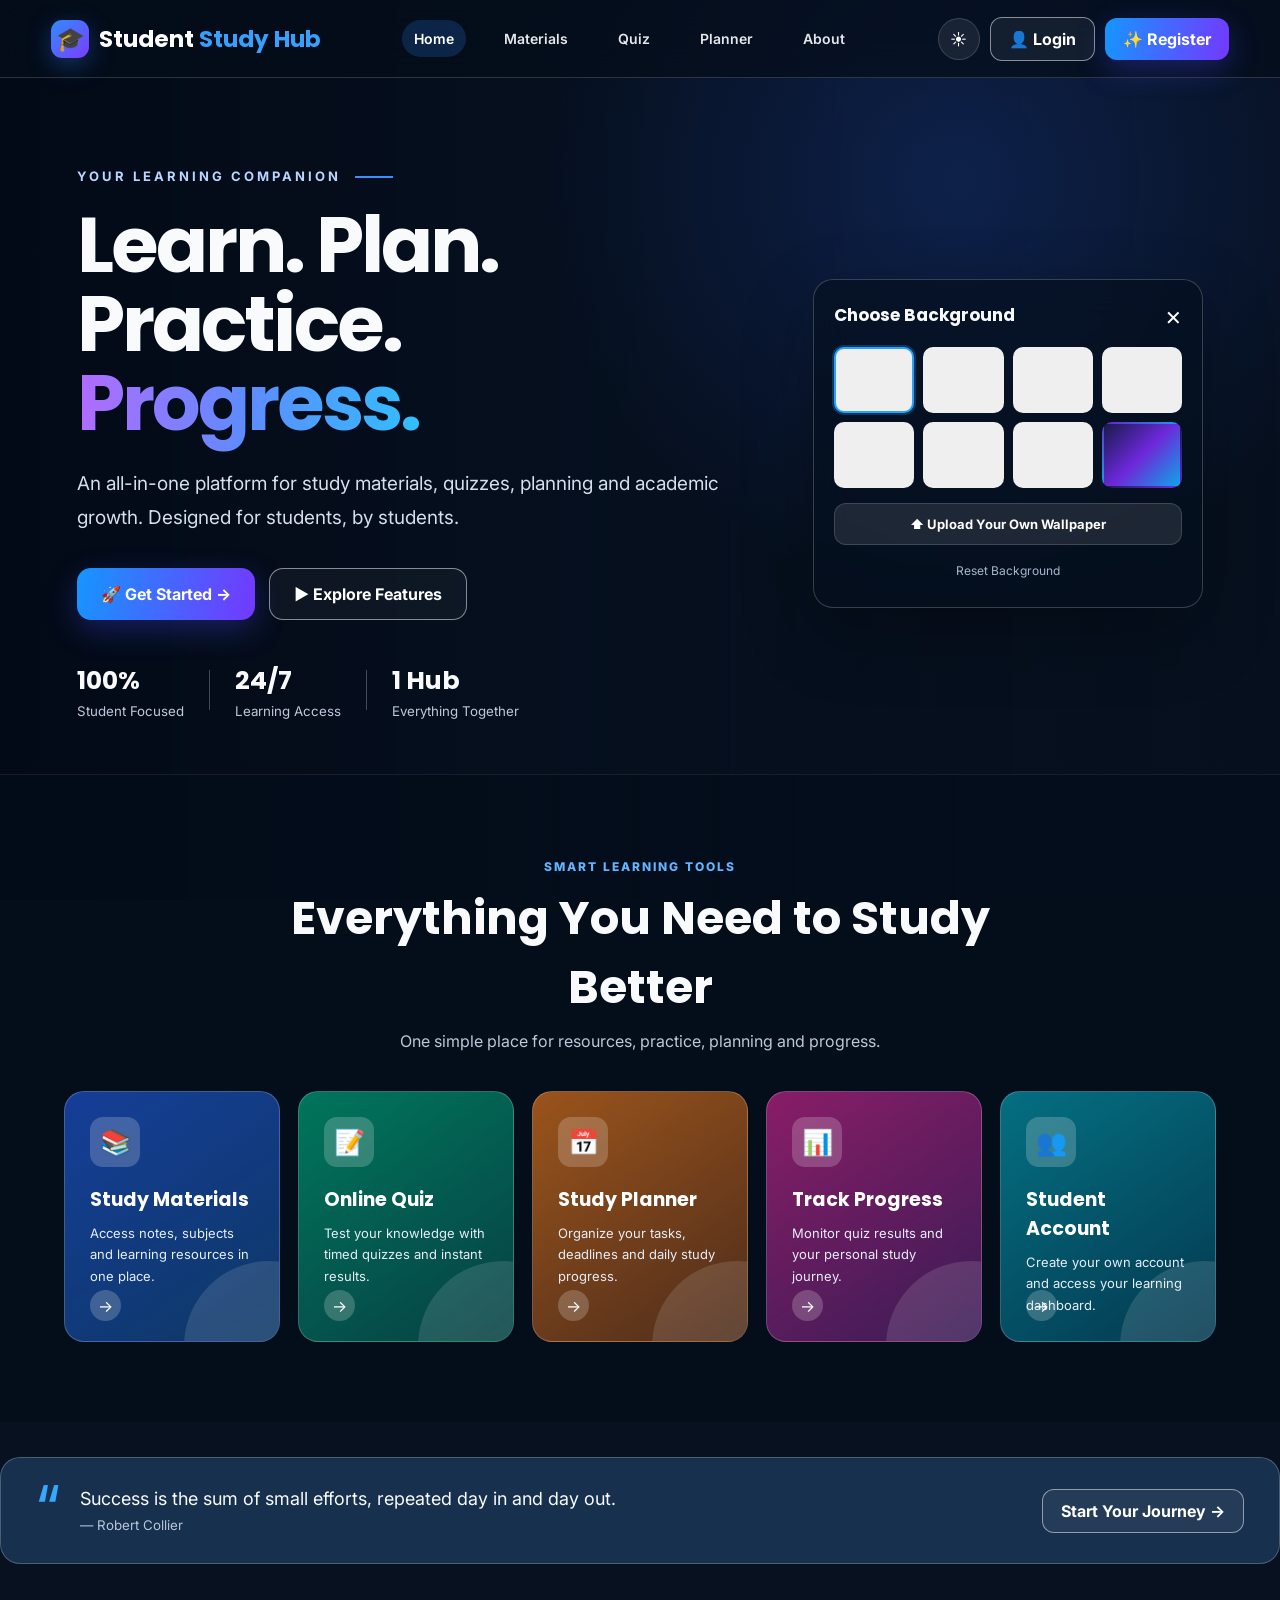
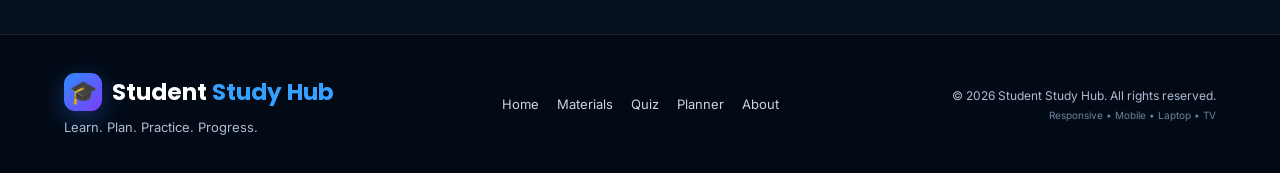
<file: index.html>
<!DOCTYPE html>
<html lang="en">
<head>
  <meta charset="UTF-8">
  <meta name="viewport" content="width=device-width, initial-scale=1.0">
  <meta name="theme-color" content="#0b1220">
  <title>Student Study Hub</title>

  <!-- Professional font -->
  <link rel="preconnect" href="https://fonts.googleapis.com">
  <link rel="preconnect" href="https://fonts.gstatic.com" crossorigin>
  <link href="https://fonts.googleapis.com/css2?family=Inter:wght@400;500;600;700;800&family=Poppins:wght@600;700;800&display=swap" rel="stylesheet">

  <link rel="stylesheet" href="css/style.css">
</head>

<body>
  <div class="site-bg" id="siteBg"></div>
  <div class="bg-overlay"></div>

  <!-- NAVBAR -->
  <header class="navbar">
    <a class="brand" href="index.html">
      <span class="brand-icon">🎓</span>
      <span>Student <strong>Study Hub</strong></span>
    </a>

    <nav class="nav-links" id="navLinks">
      <a class="active" href="index.html">Home</a>
      <a href="pages/login.html">Materials</a>
      <a href="pages/login.html">Quiz</a>
      <a href="pages/login.html">Planner</a>
      <a href="pages/login.html">About</a>
    </nav>

    <div class="nav-actions">
      <button class="icon-btn" id="themeBtn" title="Toggle dark/light mode">☀️</button>
      <button class="outline-btn" onclick="location.href='pages/login.html'">👤 Login</button>
      <button class="gradient-btn" onclick="location.href='pages/register.html'">✨ Register</button>
      <button class="menu-btn" id="menuBtn">☰</button>
    </div>
  </header>

  <!-- HERO -->
  <main>
    <section class="hero">
      <div class="hero-content">
        <div class="eyebrow">YOUR LEARNING COMPANION <span></span></div>

        <h1>Learn. Plan. Practice.<br><span>Progress.</span></h1>

        <p>
          An all-in-one platform for study materials, quizzes,
          planning and academic growth. Designed for students,
          by students.
        </p>

        <div class="hero-actions">
          <button class="gradient-btn big" onclick="location.href='pages/register.html'">
            🚀 Get Started <span>→</span>
          </button>
          <button class="ghost-btn big" onclick="scrollToFeatures()">
            ▶ Explore Features
          </button>
        </div>

        <div class="stats">
          <div><strong>100%</strong><small>Student Focused</small></div>
          <i></i>
          <div><strong>24/7</strong><small>Learning Access</small></div>
          <i></i>
          <div><strong>1 Hub</strong><small>Everything Together</small></div>
        </div>
      </div>

      <!-- BACKGROUND PICKER -->
      <aside class="wallpaper-panel">
        <div class="panel-head">
          <h3>Choose Background</h3>
          <button id="closeWallpaper">×</button>
        </div>

        <div class="wallpapers">
          <button class="wallpaper active" data-bg="study" title="Study desk"></button>
          <button class="wallpaper" data-bg="mountains" title="Mountains"></button>
          <button class="wallpaper" data-bg="forest" title="Forest"></button>
          <button class="wallpaper" data-bg="city" title="City"></button>
          <button class="wallpaper" data-bg="sunset" title="Sunset"></button>
          <button class="wallpaper" data-bg="ocean" title="Ocean"></button>
          <button class="wallpaper" data-bg="space" title="Space"></button>
          <button class="wallpaper" data-bg="gradient" title="Gradient"></button>
        </div>

        <label class="upload-btn">
          ⬆ Upload Your Own Wallpaper
          <input type="file" id="wallpaperUpload" accept="image/*">
        </label>

        <button class="reset-bg" id="resetBg">Reset Background</button>
      </aside>
    </section>

    <!-- FEATURES -->
    <section class="features" id="features">
      <div class="section-heading">
        <span>SMART LEARNING TOOLS</span>
        <h2>Everything You Need to Study Better</h2>
        <p>One simple place for resources, practice, planning and progress.</p>
      </div>

      <div class="feature-grid">
        <a class="feature-card blue" href="pages/login.html">
          <div class="feature-icon">📚</div>
          <h3>Study Materials</h3>
          <p>Access notes, subjects and learning resources in one place.</p>
          <span class="card-arrow">→</span>
        </a>

        <a class="feature-card green" href="pages/login.html">
          <div class="feature-icon">📝</div>
          <h3>Online Quiz</h3>
          <p>Test your knowledge with timed quizzes and instant results.</p>
          <span class="card-arrow">→</span>
        </a>

        <a class="feature-card orange" href="pages/login.html">
          <div class="feature-icon">📅</div>
          <h3>Study Planner</h3>
          <p>Organize your tasks, deadlines and daily study progress.</p>
          <span class="card-arrow">→</span>
        </a>

        <a class="feature-card pink" href="pages/login.html">
          <div class="feature-icon">📊</div>
          <h3>Track Progress</h3>
          <p>Monitor quiz results and your personal study journey.</p>
          <span class="card-arrow">→</span>
        </a>

        <a class="feature-card cyan" href="pages/register.html">
          <div class="feature-icon">👥</div>
          <h3>Student Account</h3>
          <p>Create your own account and access your learning dashboard.</p>
          <span class="card-arrow">→</span>
        </a>
      </div>
    </section>

    <!-- QUOTE -->
    <section class="quote-card">
      <div class="quote-mark">“</div>
      <div>
        <p>Success is the sum of small efforts, repeated day in and day out.</p>
        <small>— Robert Collier</small>
      </div>
      <button class="outline-btn" onclick="location.href='pages/register.html'">
        Start Your Journey →
      </button>
    </section>
  </main>

  <!-- FOOTER -->
  <footer>
    <div class="footer-brand">
      <a class="brand" href="index.html">
        <span class="brand-icon">🎓</span>
        <span>Student <strong>Study Hub</strong></span>
      </a>
      <p>Learn. Plan. Practice. Progress.</p>
    </div>

    <div class="footer-links">
      <a href="index.html">Home</a>
      <a href="pages/login.html">Materials</a>
      <a href="pages/login.html">Quiz</a>
      <a href="pages/login.html">Planner</a>
      <a href="pages/login.html">About</a>
    </div>

    <div class="footer-copy">
      <p>© 2026 Student Study Hub. All rights reserved.</p>
      <small>Responsive • Mobile • Laptop • TV</small>
    </div>
  </footer>

  <script src="js/app.js"></script>
</body>
</html>
</file>
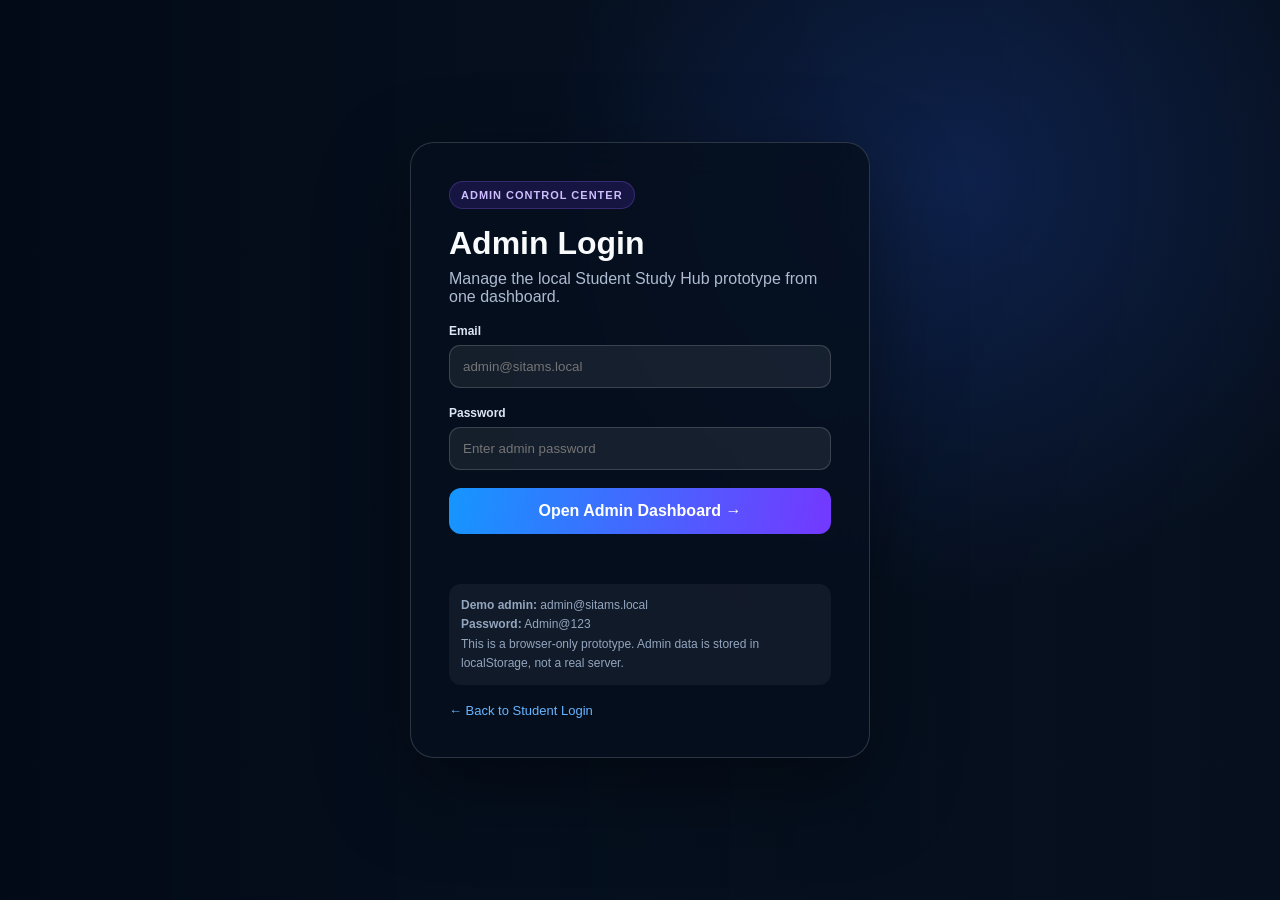
<file: pages/admin-login.html>
<!DOCTYPE html><html lang="en"><head><meta charset="UTF-8"><meta name="viewport" content="width=device-width,initial-scale=1.0"><title>Admin Login | Student Study Hub</title><link rel="stylesheet" href="../css/style.css"><style>
.admin-auth{min-height:100vh;display:grid;place-items:center;padding:25px}.admin-box{width:min(460px,100%);padding:38px;border-radius:24px;background:rgba(5,15,30,.82);border:1px solid rgba(255,255,255,.16);box-shadow:0 30px 90px rgba(0,0,0,.4);backdrop-filter:blur(18px)}.admin-badge{display:inline-flex;padding:7px 11px;border-radius:999px;background:rgba(116,56,255,.16);border:1px solid rgba(150,110,255,.25);color:#cdbdff;font-size:11px;font-weight:800;letter-spacing:1px}.admin-box h1{font-family:Poppins,sans-serif;margin:16px 0 8px;font-size:32px}.admin-box p{color:#aebbd0}.field{margin:18px 0}.field label{display:block;font-size:12px;font-weight:800;color:#dce6f4;margin-bottom:7px}.field input{width:100%;box-sizing:border-box;padding:13px;border-radius:11px;border:1px solid rgba(255,255,255,.16);background:rgba(255,255,255,.07);color:#fff;outline:none}.admin-submit{width:100%;padding:14px;border:0;border-radius:12px;color:#fff;font-weight:800;background:linear-gradient(100deg,#1596ff,#7438ff)}.msg{min-height:20px;margin-top:12px;font-size:13px;font-weight:700}.error{color:#fda4af}.hint{margin-top:18px;padding:12px;border-radius:12px;background:rgba(255,255,255,.05);color:#93a6bf;font-size:12px;line-height:1.6}.back{display:inline-block;margin-top:18px;color:#68b5ff;text-decoration:none;font-size:13px}
</style></head><body><div class="site-bg"></div><div class="bg-overlay"></div><main class="admin-auth"><section class="admin-box"><span class="admin-badge">ADMIN CONTROL CENTER</span><h1>Admin Login</h1><p>Manage the local Student Study Hub prototype from one dashboard.</p><form id="adminLoginForm"><div class="field"><label>Email</label><input id="adminEmail" type="email" required placeholder="admin@sitams.local"></div><div class="field"><label>Password</label><input id="adminPassword" type="password" required placeholder="Enter admin password"></div><button class="admin-submit">Open Admin Dashboard →</button><div id="adminMsg" class="msg"></div></form><div class="hint"><b>Demo admin:</b> admin@sitams.local<br><b>Password:</b> Admin@123<br><span>This is a browser-only prototype. Admin data is stored in localStorage, not a real server.</span></div><a class="back" href="login.html">← Back to Student Login</a></section></main><script src="../js/admin.js"></script><script>(function(){if(getAdminSession())location.replace('admin.html');const f=document.getElementById('adminLoginForm');f.addEventListener('submit',function(e){e.preventDefault();const email=document.getElementById('adminEmail').value.trim().toLowerCase(),pw=document.getElementById('adminPassword').value,msg=document.getElementById('adminMsg');if(email===SSH_ADMIN.email&&pw===SSH_ADMIN.password){sessionStorage.setItem('sshAdminSession',JSON.stringify({email,role:'admin',name:'SITAMS Admin'}));msg.className='msg';msg.textContent='Login successful...';setTimeout(()=>location.href='admin.html',400)}else{msg.className='msg error';msg.textContent='Invalid admin credentials.'}})})();</script></body></html>
</file>
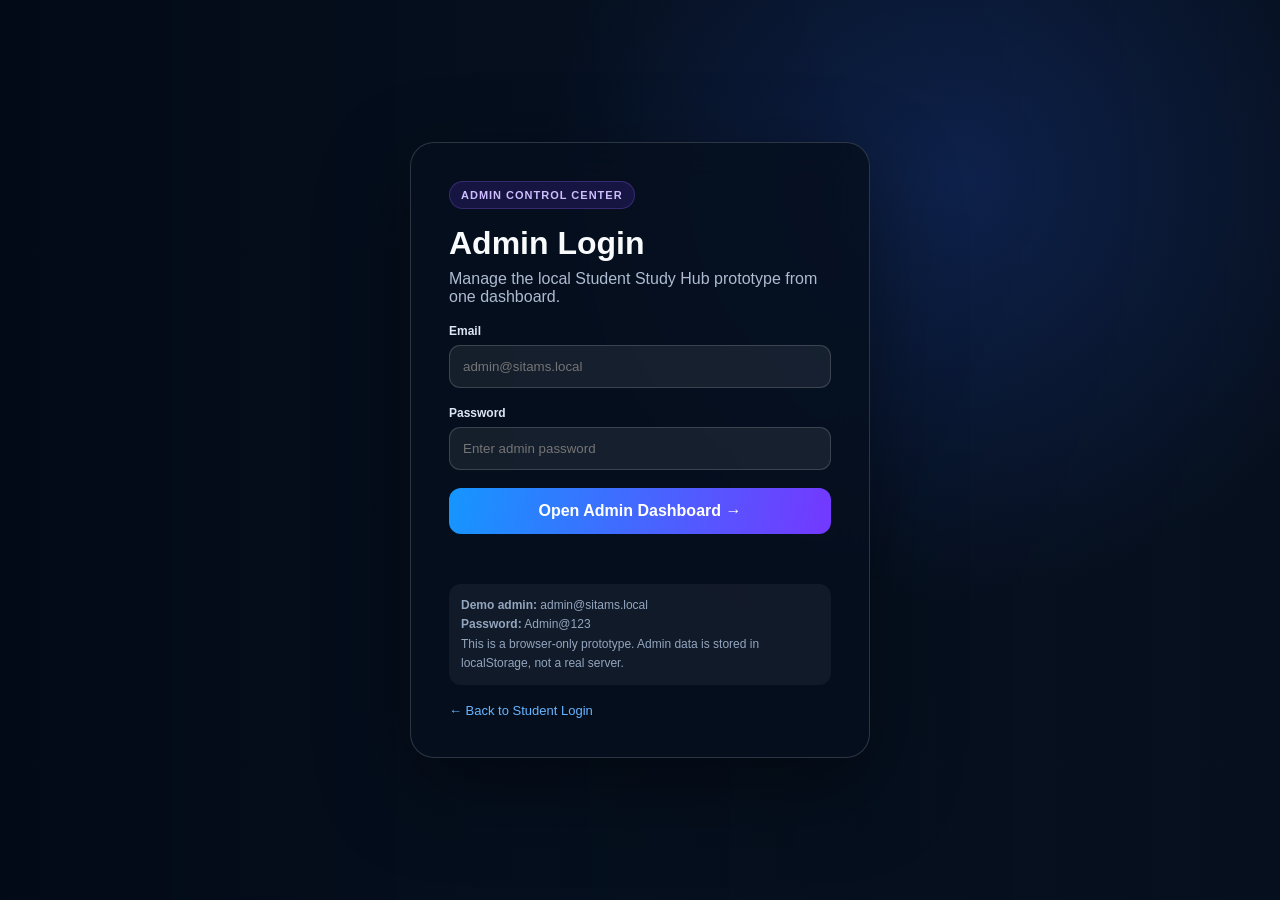
<file: pages/admin.html>
<!DOCTYPE html><html lang="en"><head><meta charset="UTF-8"><meta name="viewport" content="width=device-width,initial-scale=1.0"><title>Admin Dashboard | Student Study Hub</title><link rel="stylesheet" href="../css/style.css"><style>
.admin-shell{max-width:1320px;margin:auto;padding:28px 18px 70px}.admin-head{display:flex;align-items:center;justify-content:space-between;gap:18px;margin:15px 0 24px}.admin-head h1{font:800 32px Poppins,sans-serif;margin:0}.admin-head p{color:#9fb0c6;margin:5px 0 0;font-size:13px}.admin-actions{display:flex;gap:9px;flex-wrap:wrap}.btn{border:1px solid rgba(255,255,255,.15);background:rgba(255,255,255,.07);color:#fff;border-radius:10px;padding:9px 13px;font-weight:800;cursor:pointer}.btn.primary{border:0;background:linear-gradient(100deg,#1596ff,#7438ff)}.btn.danger{color:#ffb6c1;border-color:rgba(255,100,120,.25);background:rgba(255,80,100,.08)}.stats{display:grid;grid-template-columns:repeat(5,1fr);gap:13px;margin-bottom:18px}.stat{padding:17px;border-radius:16px;background:rgba(5,15,30,.72);border:1px solid rgba(255,255,255,.13)}.stat .ico{font-size:22px}.stat small{display:block;color:#94a7be;margin-top:8px}.stat strong{font-size:25px;font-family:Poppins,sans-serif}.grid{display:grid;grid-template-columns:1.3fr .7fr;gap:18px}.card{background:rgba(5,15,30,.72);border:1px solid rgba(255,255,255,.13);border-radius:18px;padding:18px}.card h2{font:800 18px Poppins,sans-serif;margin:0 0 4px}.muted{color:#91a4bb;font-size:12px}.search{width:100%;box-sizing:border-box;padding:11px 12px;border-radius:10px;border:1px solid rgba(255,255,255,.13);background:rgba(255,255,255,.05);color:white;outline:none;margin:13px 0}.table-wrap{overflow:auto}.table{width:100%;border-collapse:collapse;min-width:760px}.table th,.table td{padding:11px 9px;border-bottom:1px solid rgba(255,255,255,.08);text-align:left;font-size:12px}.table th{color:#86a7cb;text-transform:uppercase;font-size:10px;letter-spacing:1px}.table td{color:#d7e1ee}.pill{display:inline-block;padding:4px 8px;border-radius:999px;background:rgba(97,181,255,.10);border:1px solid rgba(97,181,255,.18);color:#9bd1ff;font-size:10px;font-weight:800}.notice-form input,.notice-form textarea{width:100%;box-sizing:border-box;padding:10px;border-radius:10px;border:1px solid rgba(255,255,255,.13);background:rgba(255,255,255,.05);color:#fff;outline:none;margin:8px 0}.notice-form textarea{min-height:85px;resize:vertical}.notice{padding:11px;border-radius:11px;background:rgba(255,255,255,.045);margin-top:9px;border:1px solid rgba(255,255,255,.08)}.notice b{font-size:13px}.notice p{color:#a9b7ca;font-size:12px;margin:5px 0;line-height:1.5}.course-list{max-height:400px;overflow:auto;margin-top:12px}.course{display:flex;justify-content:space-between;gap:10px;padding:9px 0;border-bottom:1px solid rgba(255,255,255,.07);font-size:12px}.course span{color:#91a4bb}.warning{padding:11px;border-radius:11px;background:rgba(255,190,80,.07);border:1px solid rgba(255,190,80,.16);color:#e6c987;font-size:12px;line-height:1.5;margin-top:13px}.empty{color:#7f91a8;font-size:12px;padding:14px 0}@media(max-width:1050px){.stats{grid-template-columns:repeat(3,1fr)}.grid{grid-template-columns:1fr}}@media(max-width:650px){.admin-head{align-items:flex-start;flex-direction:column}.stats{grid-template-columns:repeat(2,1fr)}.admin-shell{padding:20px 12px 50px}}
</style></head><body><div class="site-bg"></div><div class="bg-overlay"></div><header class="navbar"><a class="brand" href="../index.html"><span class="brand-icon">🎓</span><span>Student <strong>Study Hub</strong></span></a><div class="nav-actions"><a class="outline-btn" href="dashboard.html">Student View</a><button class="outline-btn" onclick="logoutAdmin()">Logout</button></div></header><main class="admin-shell"><div class="admin-head"><div><div style="color:#6ab9ff;font-size:11px;letter-spacing:2px;font-weight:800">ADMIN CONTROL CENTER</div><h1>System Overview</h1><p>Manage students, announcements, progress and curriculum data for this browser-based prototype.</p></div><div class="admin-actions"><button class="btn primary" id="exportBtn">Export Student Data</button><button class="btn" id="refreshBtn">Refresh</button></div></div><section class="stats"><div class="stat"><div class="ico">👨‍🎓</div><small>Students</small><strong id="sStudents">0</strong></div><div class="stat"><div class="ico">📝</div><small>Quiz Attempts</small><strong id="sAttempts">0</strong></div><div class="stat"><div class="ico">📊</div><small>Quiz Average</small><strong id="sAvg">0%</strong></div><div class="stat"><div class="ico">📋</div><small>Planner Tasks</small><strong id="sTasks">0</strong></div><div class="stat"><div class="ico">📚</div><small>Theory Subjects</small><strong id="sCourses">0</strong></div></section><div class="grid"><section class="card"><h2>Student Accounts</h2><div class="muted">Registered accounts stored on this browser</div><input id="studentSearch" class="search" placeholder="Search by name, email or student ID..."><div class="table-wrap"><table class="table"><thead><tr><th>Student</th><th>Email</th><th>Student ID</th><th>Year</th><th>Course</th><th>Quiz</th><th>Action</th></tr></thead><tbody id="studentRows"></tbody></table></div></section><aside><section class="card"><h2>Announcements</h2><div class="muted">Shown to students on the dashboard</div><form id="noticeForm" class="notice-form"><input id="noticeTitle" required placeholder="Announcement title"><textarea id="noticeBody" required placeholder="Write a short announcement..."></textarea><button class="btn primary">Publish Announcement</button></form><div id="noticeList"></div></section><section class="card" style="margin-top:18px"><h2>R23 Curriculum</h2><div class="muted">SITAMS CSE (AI & ML) structure loaded in the app</div><div class="course-list" id="courseList"></div><div class="warning">Quiz bank note: the 4,710 questions in this build are syllabus-based practice questions generated from the uploaded R23 syllabus. They are not represented as official SITAMS question-bank questions.</div></section></aside></div></main><script src="../js/admin.js"></script><script src="../js/sitams-r23-aiml.js"></script><script src="../js/content-data.js"></script><script>
const admin=requireAdmin();if(!admin)throw new Error('Admin login required');
function render(){const students=adminGetStudents();const q=adminQuizStats();document.getElementById('sStudents').textContent=students.length;document.getElementById('sAttempts').textContent=q.attempts;document.getElementById('sAvg').textContent=q.percentage+'%';document.getElementById('sTasks').textContent=adminTaskCount();document.getElementById('sCourses').textContent=Array.isArray(window.STUDY_CONTENT)?window.STUDY_CONTENT.length:0;renderStudents(students);renderNotices();renderCourses();}
function renderStudents(students){const term=(document.getElementById('studentSearch').value||'').toLowerCase();const rows=students.filter(s=>[s.name,s.email,s.studentId,s.year,s.course].join(' ').toLowerCase().includes(term));const body=document.getElementById('studentRows');body.innerHTML=rows.length?rows.map(s=>`<tr><td><b>${esc(s.name)}</b></td><td>${esc(s.email)}</td><td>${esc(s.studentId||'-')}</td><td>${esc(s.year||'-')}</td><td>${esc(s.course||'-')}</td><td><span class="pill">${adminStudentQuizAttempts(s.id)} attempts</span></td><td><button class="btn danger" onclick="removeStudent('${String(s.id).replace(/'/g,"\\'")}')">Delete</button></td></tr>`).join(''):`<tr><td colspan="7" class="empty">No student accounts found.</td></tr>`;}
function renderNotices(){const a=adminAnnouncements();const box=document.getElementById('noticeList');box.innerHTML=a.length?a.slice().reverse().map((n,i)=>`<div class="notice"><b>${esc(n.title)}</b><p>${esc(n.body)}</p><span class="muted">${new Date(n.createdAt).toLocaleString()}</span> <button class="btn danger" style="float:right;padding:5px 8px;font-size:10px" onclick="deleteNotice(${a.length-1-i})">Delete</button></div>`).join(''):`<div class="empty">No announcements yet.</div>`;}
function renderCourses(){const list=document.getElementById('courseList');const data=window.STUDY_CONTENT||[];list.innerHTML=data.map(x=>`<div class="course"><div><b>${esc(x.code||'')}</b> ${esc(x.title||x.subject||'')}</div><span>${Array.isArray(x.units)?x.units.length:0} units</span></div>`).join('')||'<div class="empty">Curriculum data unavailable.</div>';}
function esc(v){return String(v??'').replace(/[&<>'"]/g,c=>({'&':'&amp;','<':'&lt;','>':'&gt;',"'":'&#39;','"':'&quot;'}[c]));}
window.removeStudent=function(id){const students=adminGetStudents();const s=students.find(x=>x.id===id);if(!s)return;if(!confirm('Delete '+s.name+' and the local account? Quiz progress and planner data for this student will also be removed.'))return;localStorage.setItem('sshStudents',JSON.stringify(students.filter(x=>x.id!==id)));Object.keys(localStorage).filter(k=>k.includes(id)).forEach(k=>localStorage.removeItem(k));render();};
window.deleteNotice=function(index){const a=adminAnnouncements();a.splice(index,1);saveAdminAnnouncements(a);renderNotices();};
document.getElementById('studentSearch').addEventListener('input',()=>renderStudents(adminGetStudents()));document.getElementById('refreshBtn').onclick=render;document.getElementById('noticeForm').addEventListener('submit',e=>{e.preventDefault();const a=adminAnnouncements();a.push({id:'ANN-'+Date.now(),title:document.getElementById('noticeTitle').value.trim(),body:document.getElementById('noticeBody').value.trim(),createdAt:new Date().toISOString()});saveAdminAnnouncements(a);e.target.reset();renderNotices();});document.getElementById('exportBtn').onclick=()=>{const data={exportedAt:new Date().toISOString(),students:adminGetStudents().map(s=>({...s,password:undefined})),quizStats:adminQuizStats(),announcements:adminAnnouncements()};delete data.students.password;const blob=new Blob([JSON.stringify(data,null,2)],{type:'application/json'}),a=document.createElement('a');a.href=URL.createObjectURL(blob);a.download='student-study-hub-admin-export.json';a.click();setTimeout(()=>URL.revokeObjectURL(a.href),500);};render();
</script></body></html>
</file>
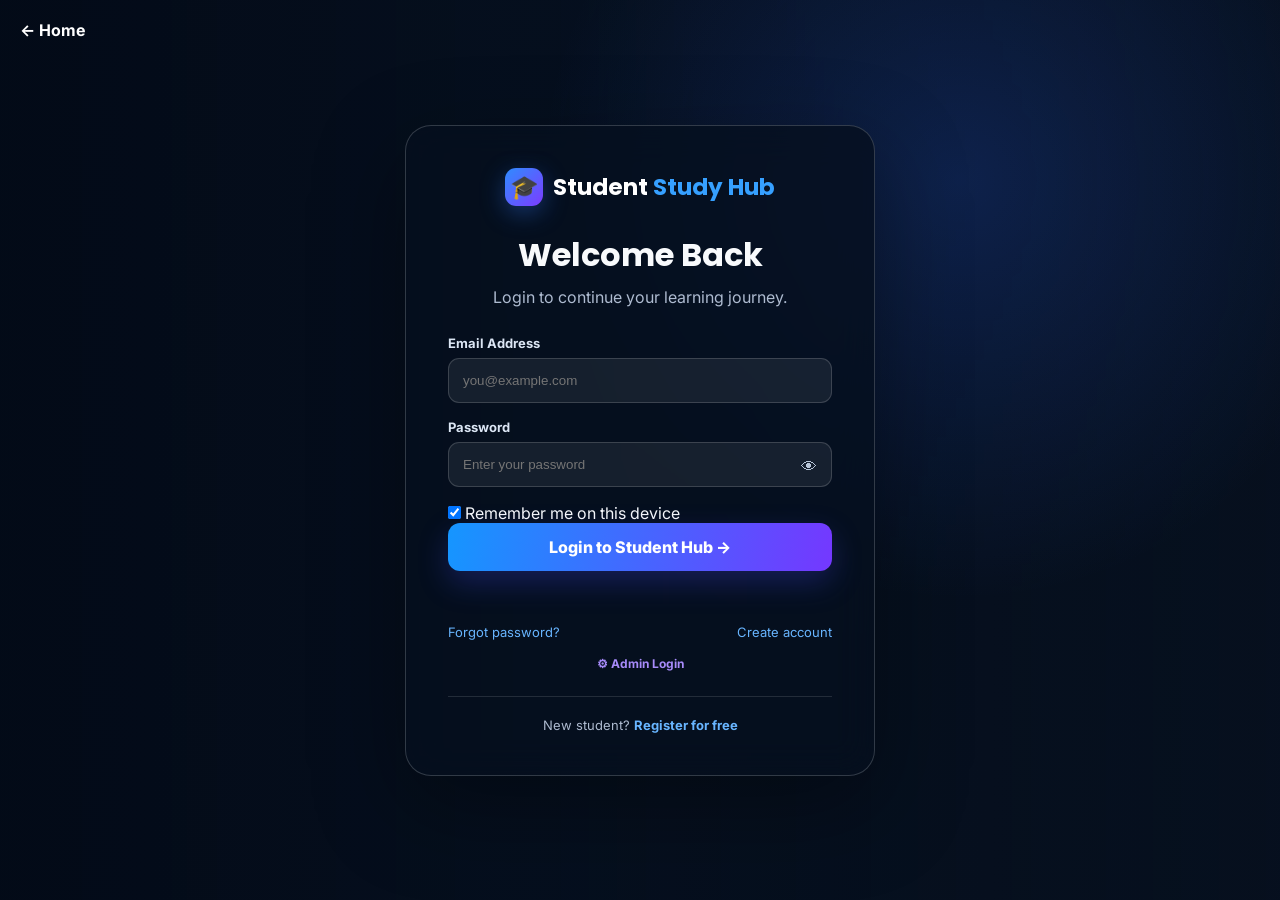
<file: pages/content.html>
<!doctype html><html lang="en"><head><meta charset="utf-8"><meta name="viewport" content="width=device-width,initial-scale=1"><title>Unit Notes | Student Study Hub</title><link rel="stylesheet" href="../css/style.css"><style>.wrap{max-width:1000px;margin:auto;padding:55px 20px 80px}.panel{background:rgba(5,15,30,.78);border:1px solid rgba(255,255,255,.14);border-radius:22px;padding:28px}.muted{color:#9eb0c4;line-height:1.7}.unit{padding:20px;border:1px solid rgba(255,255,255,.1);border-radius:16px;background:rgba(255,255,255,.04);margin-top:15px}.btn{display:inline-block;margin:8px 7px 0 0;padding:10px 13px;border-radius:10px;background:linear-gradient(100deg,#1596ff,#7438ff);color:#fff;text-decoration:none;font-weight:800;font-size:12px}.source{padding:14px;margin-top:12px;border-radius:12px;background:rgba(255,255,255,.04)}.back-btn{display:inline-flex;align-items:center;gap:8px;margin-bottom:14px;padding:10px 15px;border-radius:10px;border:1px solid rgba(255,255,255,.16);background:rgba(255,255,255,.06);color:#fff;text-decoration:none;font-weight:800;font-size:13px;transition:.2s}.back-btn:hover{background:rgba(255,255,255,.12);transform:translateX(-2px)}</style></head><body><div class="site-bg"></div><div class="bg-overlay"></div><header class="navbar"><a class="brand" href="../index.html"><span class="brand-icon">🎓</span><span>Student <strong>Study Hub</strong></span></a><nav class="nav-links"><a href="dashboard.html">Dashboard</a><a class="active" href="materials.html">Materials</a><a href="quiz.html">Quiz</a><a href="planner.html">Planner</a><a href="profile.html">Profile</a></nav><div class="nav-actions"><button class="outline-btn" onclick="logoutStudent()">Logout</button></div></header><main class="wrap"><a class="back-btn" href="materials.html">← Back to Materials</a><div class="panel"><div class="kick" style="color:#6ab9ff;font-size:12px;letter-spacing:2px;font-weight:800">UNIT REVISION</div><h1 id="title" style="font-family:Poppins"></h1><p id="intro" class="muted"></p><div id="unit"></div><div id="sources"></div></div></main><script src="../js/auth-guard.js"></script><script src="../js/sitams-r23-aiml.js"></script><script src="../js/content-data.js"></script><script>const s=requireStudentLogin();if(s)updateStudentName();const p=new URLSearchParams(location.search),name=p.get('subject')||'',uid=Number(p.get('unit')||1),d=(window.STUDY_CONTENT||[]).find(x=>x.name===name)||STUDY_CONTENT[0],u=d.units.find(x=>x.id===uid)||d.units[0];document.getElementById('title').textContent=d.icon+' '+d.name+' • Unit '+u.id;document.getElementById('intro').textContent='Original concise revision notes aligned to the course topic structure. Use the linked resources for deeper study.';const pdfPath=d.pdf||''; const pdfButton=pdfPath?'<a class="btn" href="'+pdfPath+'" target="_blank" rel="noopener">📄 Open Professional PDF Guide</a>':''; const progressKey='sshQuizProgress_'+s.id+'_'+d.name+'|Unit '+u.id; const saved=localStorage.getItem(progressKey); const prog=saved?JSON.parse(saved):null; const progressHtml=prog?'<div style="margin-top:16px;padding:14px;border-radius:12px;background:rgba(70,180,120,.08);border:1px solid rgba(70,180,120,.2)"><b>Latest quiz score:</b> '+prog.score+' / '+prog.total+' ('+Math.round(prog.score/prog.total*100)+'%)</div>':'<div style="margin-top:16px;padding:14px;border-radius:12px;background:rgba(255,255,255,.04)"><b>Progress:</b> Quiz not attempted yet.</div>'; document.getElementById('unit').innerHTML=progressHtml+'<div class="unit"><h2 style="font-family:Poppins">'+u.title+'</h2>'+u.summary.map(x=>'<p class="muted">• '+x+'</p>').join('')+(u.topics?'<h3 style="font-family:Poppins;margin-top:18px">SITAMS R23 syllabus topics</h3><p class="muted">'+u.topics+'</p>':'<p class="muted">Exact unit topics have not yet been source-mapped for this course.</p>')+''+pdfButton+'<a class="btn" href="quiz.html?code='+encodeURIComponent(d.code)+'&unit='+u.id+'">📝 Unit Quiz</a></div>';document.getElementById('sources').innerHTML=d.resources.length?'<h3 style="font-family:Poppins;margin-top:25px">Verified learning resources</h3>'+d.resources.map(r=>'<div class="source"><b>'+r[0]+'</b><p class="muted" style="font-size:13px">'+r[2]+'</p><a class="btn" href="'+r[1]+'" target="_blank" rel="noopener">Open resource ↗</a></div>').join(''):'<p class="muted" style="margin-top:22px">No external resource link has been added for this subject yet. The notes above are original revision material aligned to the mapped syllabus topics.</p>';</script></body></html>
</file>
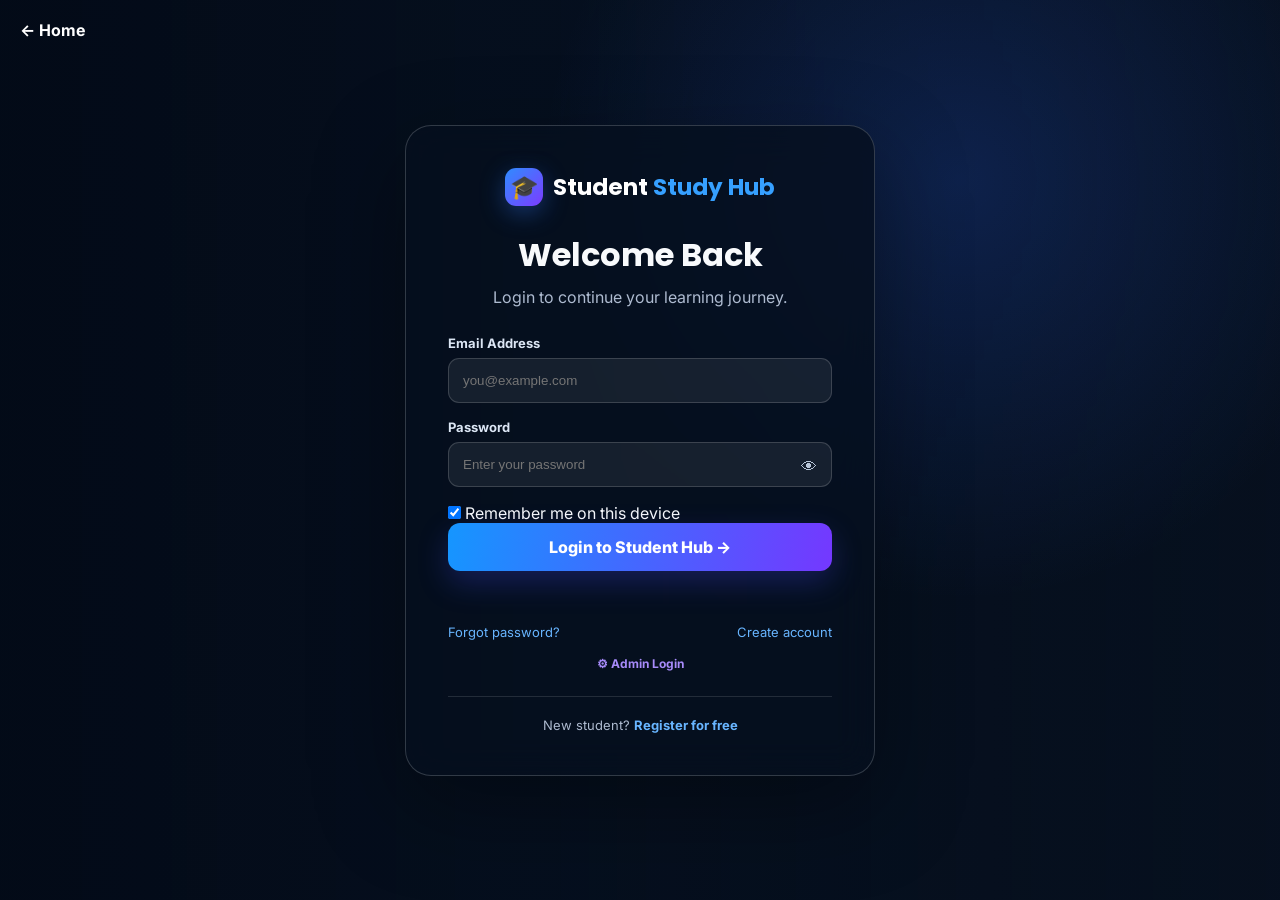
<file: pages/dashboard.html>
<!DOCTYPE html>
<html lang="en"><head>
<meta charset="UTF-8"><meta name="viewport" content="width=device-width,initial-scale=1.0">
<title>Dashboard | Student Study Hub</title>
<link rel="preconnect" href="https://fonts.googleapis.com"><link rel="preconnect" href="https://fonts.gstatic.com" crossorigin>
<link href="https://fonts.googleapis.com/css2?family=Inter:wght@400;500;600;700;800&family=Poppins:wght@600;700;800&display=swap" rel="stylesheet">
<link rel="stylesheet" href="../css/style.css">
<style>
  .page-shell{max-width:1280px;margin:auto;padding:50px 20px 80px}
  .page-hero{text-align:center;padding:35px 0 30px}
  .page-kicker{color:#6ab9ff;font-size:12px;letter-spacing:2.5px;font-weight:800}
  .page-hero h1{font:800 clamp(36px,5vw,60px) Poppins,sans-serif;letter-spacing:-2px;margin:10px 0}
  .page-hero h1 span{background:linear-gradient(90deg,#61b5ff,#a05cff);-webkit-background-clip:text;background-clip:text;color:transparent}
  .page-hero p{max-width:720px;margin:auto;color:#bdc9da;line-height:1.7}
  .glass{background:rgba(5,15,30,.70);border:1px solid rgba(255,255,255,.15);border-radius:20px;backdrop-filter:blur(16px);box-shadow:0 20px 55px rgba(0,0,0,.16)}
  .page-grid{display:grid;grid-template-columns:repeat(3,1fr);gap:20px}
  .page-card{padding:24px}
  .page-card h2,.page-card h3{font-family:Poppins,sans-serif}
  .page-card p{color:#b9c7d9;line-height:1.65;font-size:14px}
  .primary{border:0;border-radius:11px;padding:11px 16px;background:linear-gradient(100deg,#1596ff,#7438ff);color:white;font-weight:800}
  .secondary{border:1px solid rgba(255,255,255,.18);border-radius:11px;padding:10px 15px;background:rgba(255,255,255,.07);color:white;font-weight:700}
  .danger{border:1px solid rgba(255,100,120,.3);border-radius:11px;padding:10px 15px;background:rgba(255,80,100,.10);color:#ffb4c0;font-weight:700}
  .table-like{width:100%;border-collapse:collapse}
  .table-like th,.table-like td{padding:13px;border-bottom:1px solid rgba(255,255,255,.09);text-align:left;color:#dbe5f1;font-size:13px}
  .table-like th{color:#83a8d0;font-size:11px;letter-spacing:1px;text-transform:uppercase}
  @media(max-width:900px){.page-grid{grid-template-columns:repeat(2,1fr)}}
  @media(max-width:600px){.page-shell{padding:35px 15px 60px}.page-grid{grid-template-columns:1fr}}
</style>
</head>
<body><div class="site-bg"></div><div class="bg-overlay"></div>

<header class="navbar">
  <a class="brand" href="../index.html"><span class="brand-icon">🎓</span><span>Student <strong>Study Hub</strong></span></a>
  <nav class="nav-links" id="siteNav">
    <a href="dashboard.html" class="active">Dashboard</a>
    <a href="materials.html" class="">Materials</a>
    <a href="quiz.html" class="">Quiz</a>
    <a href="planner.html" class="">Planner</a>
    <a href="profile.html" class="">Profile</a>
  </nav>
  <div class="nav-actions">
    <button class="outline-btn" onclick="logoutStudent()">Logout</button>
    <button class="menu-btn" id="menuBtn">☰</button>
  </div>
</header><main>
<section class="page-shell">
  <div class="page-hero">
    <div class="page-kicker">YOUR PERSONAL LEARNING SPACE</div>
    <h1>Hello, <span data-student-name>Student</span>! 👋</h1>
    <p>Everything you need to learn, practice, plan and track your progress in one place.</p>
  </div>
  <div id="adminNotice" class="glass page-card" style="display:none;margin-bottom:20px;padding:16px 20px"><div style="font-size:11px;color:#6ab9ff;font-weight:800;letter-spacing:1.5px">📢 ANNOUNCEMENT</div><h3 id="noticeTitle" style="margin:6px 0 3px">Announcement</h3><p id="noticeBody" style="margin:0">—</p></div>
  <div class="page-grid" style="margin-bottom:20px">
    <div class="glass page-card"><div style="font-size:28px">📚</div><p>Study Materials</p><h2>Ready</h2></div>
    <div class="glass page-card"><div style="font-size:28px">📝</div><p>Quiz Practice</p><h2 id="dashQuiz">0%</h2><small id="dashQuizCount" style="color:#9eb0c4"></small></div>
    <div class="glass page-card"><div style="font-size:28px">📅</div><p>Planner Tasks</p><h2 id="dashTasks">0</h2></div>
  </div>
  <div class="page-grid">
    <a class="glass page-card" style="text-decoration:none;color:white" href="materials.html"><div style="font-size:35px">📚</div><h3>Study Materials</h3><p>Browse organized subjects, notes and revision resources.</p><span class="primary" style="display:inline-block;margin-top:16px">Open Materials →</span></a>
    <a class="glass page-card" style="text-decoration:none;color:white" href="quiz.html"><div style="font-size:35px">📝</div><h3>Online Quiz</h3><p>Answer questions, use the timer and receive your score instantly.</p><span class="primary" style="display:inline-block;margin-top:16px">Take Quiz →</span></a>
    <a class="glass page-card" style="text-decoration:none;color:white" href="planner.html"><div style="font-size:35px">📅</div><h3>Study Planner</h3><p>Add tasks, deadlines and mark your daily study work complete.</p><span class="primary" style="display:inline-block;margin-top:16px">Open Planner →</span></a>
    <a class="glass page-card" style="text-decoration:none;color:white" href="profile.html"><div style="font-size:35px">👤</div><h3>My Profile</h3><p>View your registered student information and account details.</p><span class="secondary" style="display:inline-block;margin-top:16px">View Profile →</span></a>
  </div>
</section></main>
<script src="../js/auth-guard.js"></script><script>
const student=requireStudentLogin(); if(student) updateStudentName();
const mb=document.getElementById("menuBtn"), nv=document.getElementById("siteNav");
if(mb) mb.onclick=()=>nv.classList.toggle("open");
const quizKeys=Object.keys(localStorage).filter(k=>k.startsWith("sshQuizProgress_"+student.id+"_")); let total=0,earned=0; quizKeys.forEach(k=>{try{const x=JSON.parse(localStorage.getItem(k)); total+=x.total||0; earned+=x.score||0}catch(e){}}); document.getElementById("dashQuiz").textContent=total?Math.round(earned/total*100)+"%":"0%"; const qc=document.getElementById('dashQuizCount'); if(qc) qc.textContent=quizKeys.length+' unit attempt(s)';
const noticeBox=document.getElementById('adminNotice');try{const ns=JSON.parse(localStorage.getItem('sshAnnouncements')||'[]');const n=ns[ns.length-1];if(n){noticeBox.style.display='block';document.getElementById('noticeTitle').textContent=n.title;document.getElementById('noticeBody').textContent=n.body;}}catch(e){}
</script>
</body></html>
</file>
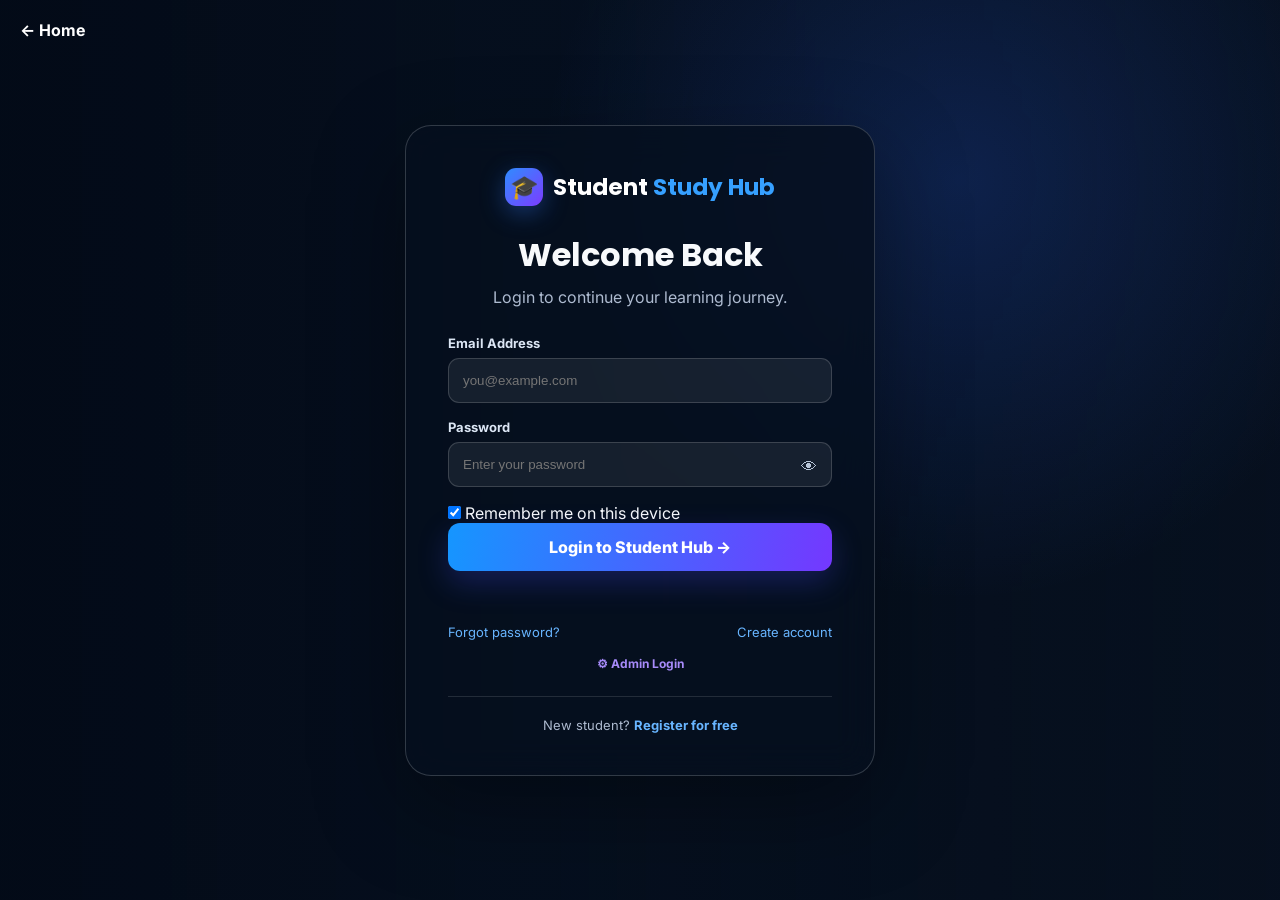
<file: pages/login.html>
<!DOCTYPE html>
<html lang="en">
<head>
  <meta charset="UTF-8">
  <meta name="viewport" content="width=device-width, initial-scale=1.0">
  <title>Student Login | Student Study Hub</title>
  <link rel="preconnect" href="https://fonts.googleapis.com">
  <link rel="preconnect" href="https://fonts.gstatic.com" crossorigin>
  <link href="https://fonts.googleapis.com/css2?family=Inter:wght@400;500;600;700;800&family=Poppins:wght@600;700;800&display=swap" rel="stylesheet">
  <link rel="stylesheet" href="../css/style.css">
  <style>
    .auth-page{min-height:100vh;display:grid;place-items:center;padding:35px 18px}
    .login-box{width:min(470px,100%);padding:42px;background:rgba(5,15,30,.80);border:1px solid rgba(255,255,255,.18);border-radius:26px;backdrop-filter:blur(18px);box-shadow:0 30px 90px rgba(0,0,0,.35)}
    .login-brand{display:flex;justify-content:center;margin-bottom:25px}
    .login-box h1{font-family:Poppins,sans-serif;text-align:center;font-size:32px;margin-bottom:8px}
    .login-box .sub{text-align:center;color:#aebbd0;margin-bottom:28px}
    .field{margin-bottom:16px}.field label{display:block;color:#dce6f4;font-size:13px;font-weight:700;margin-bottom:7px}
    .field input{width:100%;padding:14px;border-radius:11px;border:1px solid rgba(255,255,255,.16);background:rgba(255,255,255,.07);color:white;outline:none}
    .password-wrap{position:relative}.password-wrap input{padding-right:50px}
    .show-pass{position:absolute;right:8px;top:7px;border:0;background:transparent;color:#b8c6d9;padding:7px}
    .login-submit{width:100%;padding:14px;border:0;border-radius:12px;color:white;font-weight:800;background:linear-gradient(100deg,#1596ff,#7438ff);box-shadow:0 12px 30px rgba(72,76,255,.25)}
    .auth-message{min-height:22px;margin-top:13px;font-size:13px;font-weight:700}.success{color:#6ee7b7}.error{color:#fda4af}
    .login-links{display:flex;justify-content:space-between;margin-top:18px;font-size:13px}.login-links a{color:#68b5ff;text-decoration:none}
    .register-box{margin-top:25px;padding-top:20px;border-top:1px solid rgba(255,255,255,.12);text-align:center;color:#aebbd0;font-size:13px}
    .register-box a{color:#68b5ff;text-decoration:none;font-weight:700}
    .back-home{position:fixed;top:20px;left:20px;color:white;text-decoration:none;font-weight:700}
  </style>
</head>
<body>
  <div class="site-bg"></div>
  <div class="bg-overlay"></div>

  <a class="back-home" href="../index.html">← Home</a>

  <main class="auth-page">
    <section class="login-box">
      <div class="login-brand">
        <a class="brand" href="../index.html">
          <span class="brand-icon">🎓</span>
          <span>Student <strong>Study Hub</strong></span>
        </a>
      </div>

      <h1>Welcome Back</h1>
      <p class="sub">Login to continue your learning journey.</p>

      <form id="loginForm">
        <div class="field">
          <label for="loginEmail">Email Address</label>
          <input id="loginEmail" type="email" placeholder="you@example.com" required>
        </div>

        <div class="field">
          <label for="loginPassword">Password</label>
          <div class="password-wrap">
            <input id="loginPassword" type="password" placeholder="Enter your password" required>
            <button class="show-pass" type="button" data-target="loginPassword">👁</button>
          </div>
        </div>

        <label class="remember-row">
          <input id="rememberMe" type="checkbox" checked>
          <span>Remember me on this device</span>
        </label>

        <button class="login-submit" type="submit">Login to Student Hub →</button>
        <div id="loginMessage" class="auth-message"></div>
      </form>

      <div class="login-links">
        <a href="#" onclick="alert('Password reset will be connected to the backend in the next authentication step.');return false;">Forgot password?</a>
        <a href="register.html">Create account</a>
      </div>

      <div style="text-align:center;margin-top:16px;font-size:12px"><a href="admin-login.html" style="color:#a78bfa;text-decoration:none;font-weight:700">⚙ Admin Login</a></div>

      <div class="register-box">
        New student? <a href="register.html">Register for free</a>
      </div>
    </section>
  </main>

  <script src="../js/auth.js"></script>

<script>
(function(){
  try {
    const saved = localStorage.getItem("sshCurrentStudent") || sessionStorage.getItem("sshCurrentStudent");
    if (saved) window.location.replace("dashboard.html");
  } catch(e) {}
})();
</script>
</body>
</html>
</file>
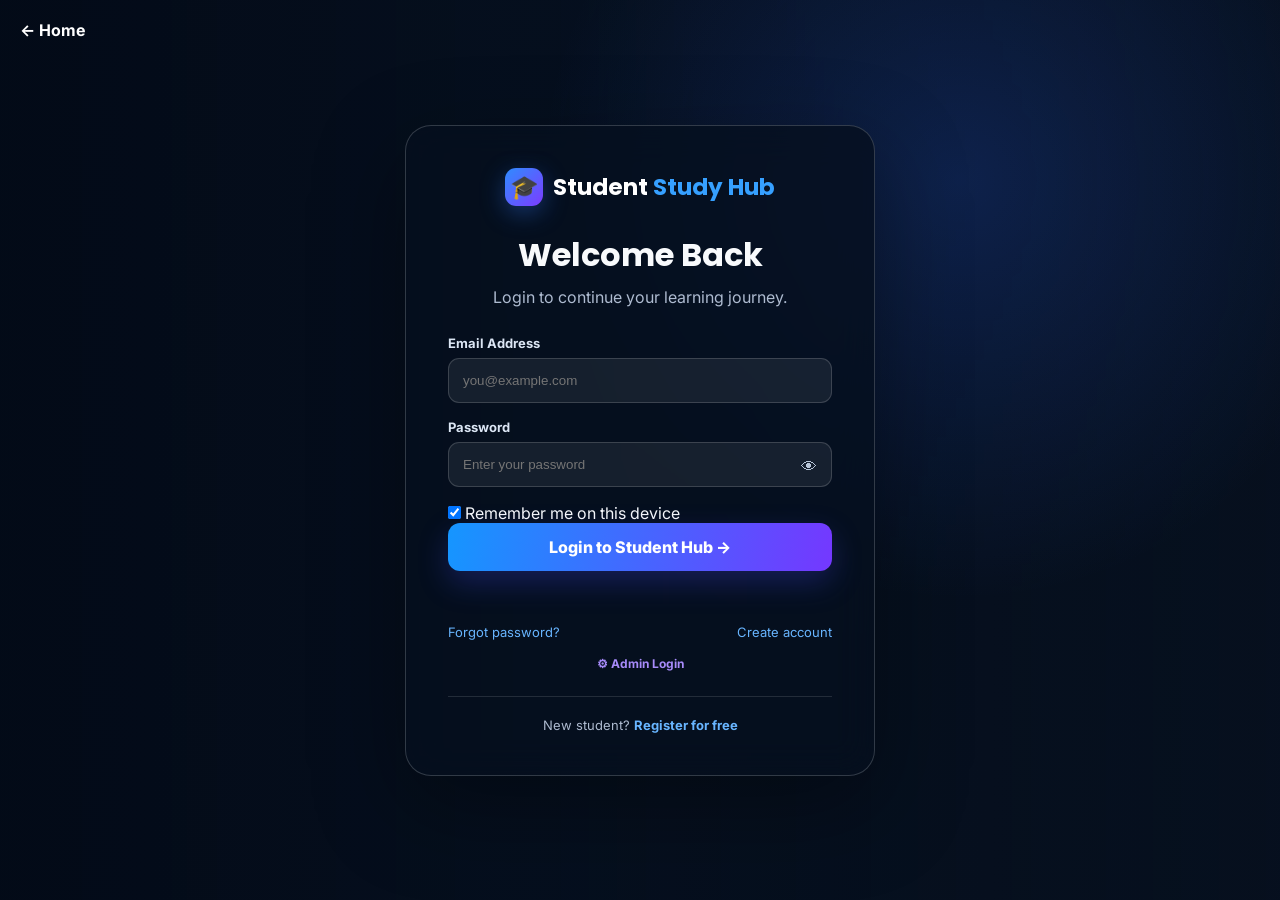
<file: pages/materials.html>
<!DOCTYPE html>
<html lang="en"><head><meta charset="UTF-8"><meta name="viewport" content="width=device-width,initial-scale=1.0"><title>Study Materials | Student Study Hub</title><link rel="stylesheet" href="../css/style.css"><style>
.materials-page{min-height:100vh;padding-bottom:70px}.materials-hero{max-width:1150px;margin:auto;padding:32px 20px 22px;text-align:center}.kicker{color:#6ab9ff;font-size:12px;letter-spacing:2.5px;font-weight:800}.materials-hero h1{font:800 clamp(38px,5vw,60px) Poppins;margin:8px 0}.materials-hero h1 span{color:#71a9ff}.materials-hero p{max-width:760px;margin:8px auto 18px;color:#bdc9da;line-height:1.6}.search{max-width:700px;margin:auto;display:flex;gap:8px;padding:7px;border-radius:16px;background:rgba(5,15,30,.72);border:1px solid rgba(255,255,255,.16)}.search input{flex:1;min-width:0;border:0;outline:0;background:transparent;color:white;padding:12px}.search button{border:0;border-radius:11px;padding:11px 17px;background:linear-gradient(100deg,#1596ff,#7438ff);color:white;font-weight:800}.materials-wrap{max-width:1250px;margin:auto;padding:8px 20px}.source-banner{padding:12px 16px;border:1px solid rgba(100,160,255,.28);border-radius:14px;background:rgba(20,35,65,.72);color:#dbeafe;margin-bottom:14px}.toolbar{display:flex;justify-content:space-between;align-items:center;margin:12px 0 14px}.toolbar h2{font:700 23px Poppins}.count{color:#91a5be;font-size:13px}.filters{display:flex;gap:8px;flex-wrap:wrap;margin-bottom:14px}.filter{border:1px solid rgba(255,255,255,.15);background:rgba(255,255,255,.06);color:#dce6f4;border-radius:20px;padding:8px 13px;font-size:12px;font-weight:700;cursor:pointer}.filter.active{background:#258aff;border-color:#258aff;color:white}.subject-grid{display:grid;grid-template-columns:repeat(3,1fr);gap:15px}.subject-card{position:relative;min-height:190px;padding:18px;border-radius:18px;border:1px solid rgba(255,255,255,.15);background:rgba(5,15,30,.70);display:flex;gap:13px}.subject-icon{width:50px;height:50px;flex:0 0 50px;border-radius:14px;display:grid;place-items:center;background:rgba(255,255,255,.1);font-size:24px}.subject-content{min-width:0;display:flex;flex-direction:column;flex:1}.subject-content h3{font:700 17px Poppins;line-height:1.3;margin:1px 25px 6px 0}.subject-content p{color:#aebdd0;font-size:12px;line-height:1.45;margin:0 0 10px}.subject-bottom{margin-top:auto;display:flex;justify-content:space-between;align-items:center;gap:8px}.subject-tag{font-size:10px;padding:5px 8px;border-radius:20px;background:rgba(255,255,255,.08);color:#cbd8e8}.open-btn{border:1px solid rgba(71,158,255,.35);background:rgba(38,137,255,.15);color:#dff0ff;border-radius:9px;padding:8px 11px;font-size:12px;font-weight:800;cursor:pointer}.empty{text-align:center;color:#aebbd0;padding:40px}.lab-note{color:#f2c572;font-size:11px}@media(max-width:1000px){.subject-grid{grid-template-columns:repeat(2,1fr)}}@media(max-width:650px){.toolbar{align-items:flex-start;flex-direction:column;gap:5px}.subject-grid{grid-template-columns:1fr}}
</style></head><body><div class="site-bg"></div><div class="bg-overlay"></div><header class="navbar"><a class="brand" href="../index.html"><span class="brand-icon">🎓</span><span>Student <strong>Study Hub</strong></span></a><nav class="nav-links"><a href="dashboard.html">Dashboard</a><a class="active" href="materials.html">Materials</a><a href="quiz.html">Quiz</a><a href="planner.html">Planner</a><a href="profile.html">Profile</a></nav><div class="nav-actions"><button class="outline-btn" onclick="logoutStudent()">Logout</button></div></header>
<main class="materials-page"><section class="materials-hero"><div class="kicker">SITAMS • CSE (AI & ML) • R23</div><h1>Study <span>Materials</span></h1><p>Semester-wise subjects based on the official SITAMS CSE (AI & ML) R23 course-material structure.</p><div class="search"><input id="searchInput" placeholder="Search subject..." type="search"><button id="searchBtn">🔍 Search</button></div></section><section class="materials-wrap"><div class="source-banner"><strong>📚 Official SITAMS CSE (AI & ML) R23</strong><br><span style="opacity:.82">The complete Year I–IV / Semester I–VIII structure is taken from the official SITAMS CSE (AI & ML) B.Tech R23 syllabus document supplied for this Study Hub. Elective pools are preserved separately so students are not forced into subjects they did not select.</span> <a href="https://sitams.ac.in/cseaiml/regulation-and-syllabus/" target="_blank" rel="noopener" style="color:#93c5fd">Open official syllabus ↗</a></div><div class="toolbar"><h2>Subjects</h2><span class="count"><b id="visibleCount">0</b> subjects</span></div><div class="filters" id="yearFilters"></div><div class="filters" id="filters"></div><div class="subject-grid" id="subjectGrid"></div><div class="empty" id="emptyState">No subjects found.</div></section></main>
<script src="../js/auth-guard.js"></script><script src="../js/sitams-r23-aiml.js"></script><script>const student=requireStudentLogin();if(student)updateStudentName();const grid=document.getElementById('subjectGrid'),filters=document.getElementById('filters'),yearFilters=document.getElementById('yearFilters'),search=document.getElementById('searchInput'),count=document.getElementById('visibleCount'),empty=document.getElementById('emptyState');let activeYear='ALL',active='ALL';yearFilters.innerHTML=[['ALL','All Years'],...SITAMS_YEARS.map(x=>[String(x.id),x.label])].map((x,i)=>`<button class="filter ${i===0?'active':''}" data-year="${x[0]}">${x[1]}</button>`).join('');const sems=[['ALL','All Semesters'],...SITAMS_R23_AIML.semesters.map(x=>[x.id,x.label])];filters.innerHTML=sems.map((x,i)=>`<button class="filter ${i===0?'active':''}" data-sem="${x[0]}">${x[1]}</button>`).join('');function render(){const q=search.value.trim().toLowerCase();const list=SITAMS_SUBJECTS.filter(s=>(activeYear==='ALL'||String(s.year)===activeYear)&&(active==='ALL'||s.semester===active)&&(!q||s.name.toLowerCase().includes(q)||s.code.toLowerCase().includes(q)));grid.innerHTML=list.map(s=>`<article class="subject-card"><div class="subject-icon">${s.icon}</div><div class="subject-content"><h3>${s.name}</h3><p>${s.semesterLabel}<br><span class="lab-note">${s.type==='lab'?'Laboratory / skill course':'Theory course'} • ${s.code}</span></p><div class="subject-bottom"><span class="subject-tag">${s.yearLabel}</span><button class="open-btn" onclick="openSubject('${s.code}')">Open →</button></div></div></article>`).join('');count.textContent=list.length;empty.style.display=list.length?'none':'block'}function openSubject(code){const s=SITAMS_SUBJECTS.find(x=>x.code===code);if(!s)return;location.href='content.html?subject='+encodeURIComponent(s.name)+'&code='+encodeURIComponent(s.code)+'&semester='+encodeURIComponent(s.semester)}document.getElementById('yearFilters').addEventListener('click',e=>{const b=e.target.closest('.filter');if(!b)return;document.querySelectorAll('#yearFilters .filter').forEach(x=>x.classList.remove('active'));b.classList.add('active');activeYear=b.dataset.year;render()});filters.addEventListener('click',e=>{const b=e.target.closest('.filter');if(!b)return;document.querySelectorAll('#filters .filter').forEach(x=>x.classList.remove('active'));b.classList.add('active');active=b.dataset.sem;render()});search.addEventListener('input',render);document.getElementById('searchBtn').onclick=render;render();</script></body></html>
</file>
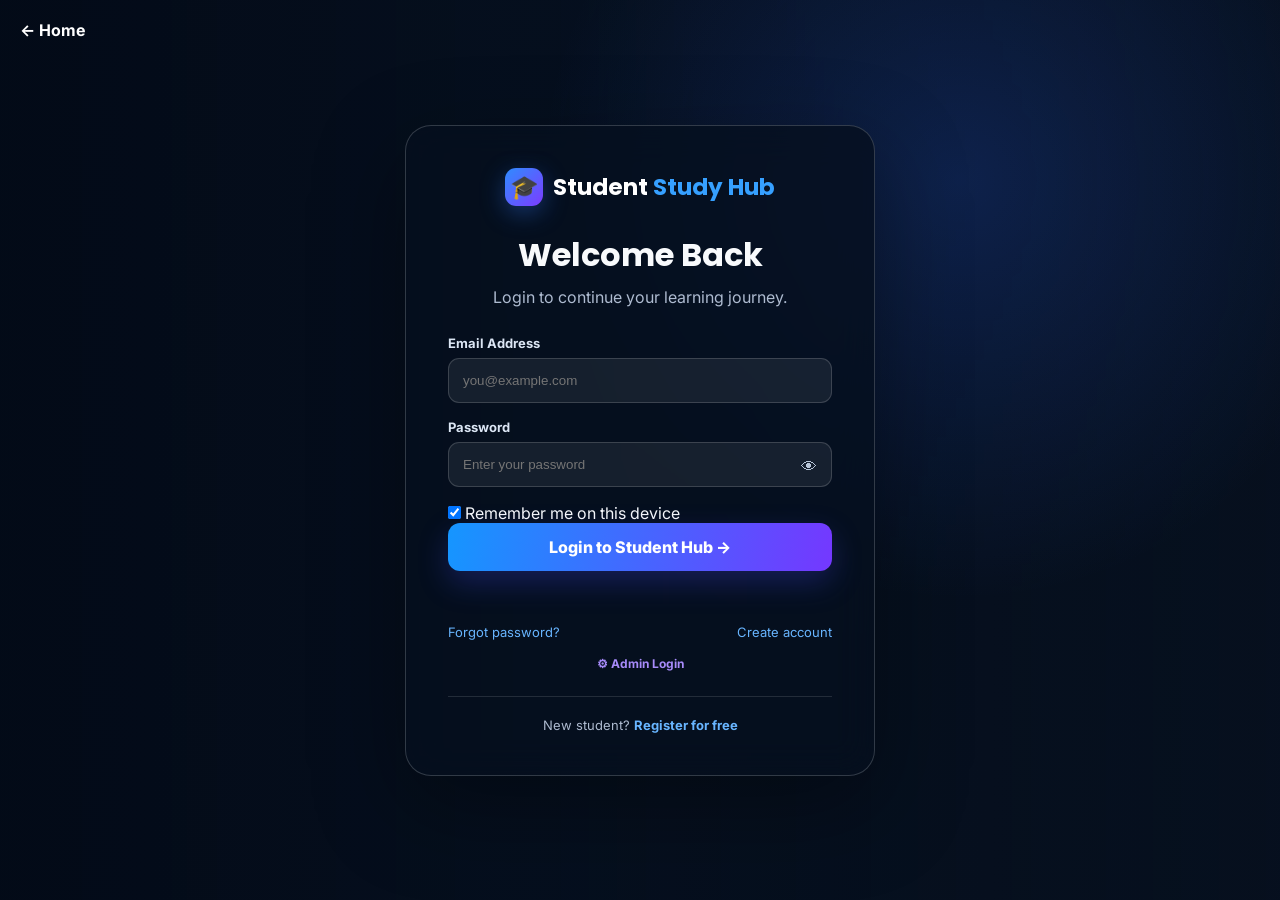
<file: pages/planner.html>
<!doctype html><html lang="en"><head><meta charset="utf-8"><meta name="viewport" content="width=device-width,initial-scale=1"><title>Planner | Student Study Hub</title><link rel="preconnect" href="https://fonts.googleapis.com"><link rel="preconnect" href="https://fonts.gstatic.com" crossorigin><link href="https://fonts.googleapis.com/css2?family=Inter:wght@400;500;600;700;800&family=Poppins:wght@600;700;800&display=swap" rel="stylesheet"><link rel="stylesheet" href="../css/style.css"><style>
.page{max-width:1100px;margin:auto;padding:28px 20px 55px}.hero{min-height:0!important;display:block!important;grid-template-columns:none!important;text-align:center;padding:24px 20px 22px!important;gap:0!important}.kick{color:#6ab9ff;font-size:12px;letter-spacing:2.5px;font-weight:800}.hero h1{font:800 clamp(38px,5vw,60px) Poppins;margin:6px 0}.hero h1 span{color:#6fa8ff}.hero p{color:#bdc9da;margin:6px 0 0}.glass{background:rgba(5,15,30,.72);border:1px solid rgba(255,255,255,.15);border-radius:22px;backdrop-filter:blur(16px);box-shadow:0 20px 55px rgba(0,0,0,.18)}.card{padding:25px}.form{display:grid;grid-template-columns:1.6fr 1fr 1fr auto;gap:10px}.form input,.form select{width:100%;box-sizing:border-box;padding:13px;border-radius:11px;border:1px solid rgba(255,255,255,.15);background:rgba(255,255,255,.07);color:white;outline:0}.form select option{color:#111}.primary{border:0;border-radius:11px;padding:12px 17px;background:linear-gradient(100deg,#1596ff,#7438ff);color:white;font-weight:800;cursor:pointer}.danger{border:1px solid rgba(255,100,120,.3);border-radius:10px;padding:8px 12px;background:rgba(255,80,100,.1);color:#ffb4c0;font-weight:700;cursor:pointer}.task{display:flex;align-items:center;gap:13px;padding:16px 0;border-bottom:1px solid rgba(255,255,255,.08)}.task input{width:18px;height:18px;accent-color:#318eff}.main{flex:1}.name{font-weight:800}.meta{font-size:12px;color:#91a4bb;margin-top:5px}.summary{color:#91a4bb;font-size:13px}.empty{text-align:center;color:#91a4bb;padding:35px}.toast{position:fixed;right:25px;bottom:25px;background:#13243a;color:white;border:1px solid rgba(255,255,255,.16);padding:14px 18px;border-radius:12px;display:none;z-index:50}@media(max-width:750px){.form{grid-template-columns:1fr}.page{padding:35px 15px 60px}}
</style></head><body><div class="site-bg"></div><div class="bg-overlay"></div><header class="navbar"><a class="brand" href="../index.html"><span class="brand-icon">🎓</span><span>Student <strong>Study Hub</strong></span></a><nav class="nav-links" id="siteNav"><a href="dashboard.html">Dashboard</a><a href="materials.html">Materials</a><a href="quiz.html">Quiz</a><a class="active" href="planner.html">Planner</a><a href="profile.html">Profile</a></nav><div class="nav-actions"><button class="outline-btn" onclick="logoutStudent()">Logout</button><button class="menu-btn" id="menuBtn">☰</button></div></header><main class="page planner-page"><section class="hero"><div class="kick">ORGANIZE YOUR DAY</div><h1>Study <span>Planner</span></h1><p>Create tasks, set deadlines and track completion.</p></section><section class="glass card"><form id="taskForm" class="form"><input id="taskName" required autocomplete="off" placeholder="What do you need to study?"><input id="taskDate" required type="date"><select id="taskPriority"><option>High</option><option selected>Medium</option><option>Low</option></select><button class="primary" type="submit">+ Add Task</button></form></section><section class="glass card" style="margin-top:20px"><div style="display:flex;justify-content:space-between;gap:10px"><h2 style="font-family:Poppins;margin:0">Your Tasks</h2><span id="summary" class="summary"></span></div><div id="tasks"></div></section></main><div id="toast" class="toast"></div><script src="../js/auth-guard.js"></script><script>
const student=requireStudentLogin();if(student)updateStudentName();const mb=document.getElementById("menuBtn"),nv=document.getElementById("siteNav");if(mb)mb.onclick=()=>nv.classList.toggle("open");
const form=document.getElementById("taskForm"),nameEl=document.getElementById("taskName"),dateEl=document.getElementById("taskDate"),priorityEl=document.getElementById("taskPriority"),tasksEl=document.getElementById("tasks"),summary=document.getElementById("summary"),toast=document.getElementById("toast");const key=student?"sshTasks_"+student.id:"sshTasks_guest";let tasks=[];try{tasks=JSON.parse(localStorage.getItem(key)||"[]");if(!Array.isArray(tasks))tasks=[]}catch(e){tasks=[]}
function esc(s){return String(s).replace(/[&<>"']/g,c=>({"&":"&amp;","<":"&lt;",">":"&gt;",'"':"&quot;","'":"&#39;"}[c]))}function save(){localStorage.setItem(key,JSON.stringify(tasks));render()}function msg(t){toast.textContent=t;toast.style.display="block";setTimeout(()=>toast.style.display="none",1600)}
function render(){const done=tasks.filter(t=>t.done).length;summary.textContent=`${tasks.length} total • ${tasks.length-done} pending • ${done} completed`;if(!tasks.length){tasksEl.innerHTML='<div class="empty">📅<br><br>No tasks yet. Add your first study task above.</div>';return}tasksEl.innerHTML=tasks.map((t,i)=>`<div class="task"><input type="checkbox" class="toggle" data-i="${i}" ${t.done?"checked":""}><div class="main"><div class="name" style="${t.done?"text-decoration:line-through;color:#718198":""}">${esc(t.name)}</div><div class="meta">Deadline: ${esc(t.date)} • ${esc(t.priority)}</div></div><button class="danger" data-del="${i}">Delete</button></div>`).join("");document.querySelectorAll(".toggle").forEach(x=>x.onchange=()=>{tasks[+x.dataset.i].done=x.checked;save()});document.querySelectorAll("[data-del]").forEach(x=>x.onclick=()=>{tasks.splice(+x.dataset.del,1);save();msg("Task deleted")})}
form.onsubmit=e=>{e.preventDefault();const n=nameEl.value.trim(),d=dateEl.value;if(!n||!d){msg("Enter a task and deadline.");return}tasks.push({id:Date.now(),name:n,date:d,priority:priorityEl.value,done:false});save();form.reset();msg("Task added successfully ✓")};render();
</script>
<style>
/* Final compact layout override */
.planner-page .hero {
  min-height: 0 !important;
  height: auto !important;
  max-height: none !important;
  padding: 18px 20px 16px !important;
  margin: 0 auto 12px !important;
  display: block !important;
  grid-template-columns: none !important;
  align-items: initial !important;
  gap: 0 !important;
}
.planner-page .hero h1 { margin: 4px 0 4px !important; line-height: 1.08 !important; }
.planner-page .hero p { margin: 0 !important; line-height: 1.45 !important; }
.planner-page .page, .planner-page { padding-top: 18px !important; }
</style>
</body></html>
</file>
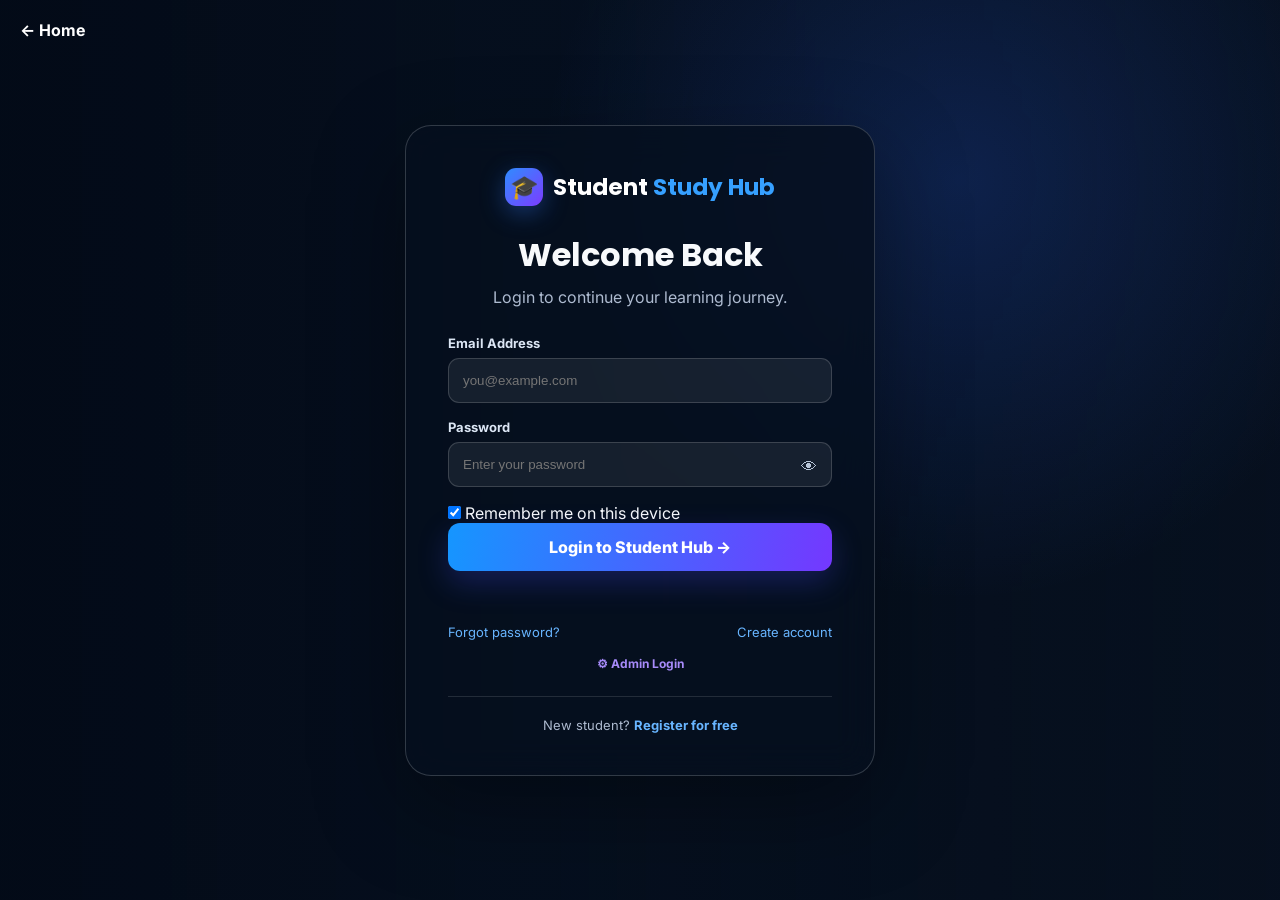
<file: pages/profile.html>
<!doctype html>
<html lang="en">
<head>
<meta charset="utf-8">
<meta name="viewport" content="width=device-width,initial-scale=1">
<title>Profile | Student Study Hub</title>
<link rel="preconnect" href="https://fonts.googleapis.com">
<link rel="preconnect" href="https://fonts.gstatic.com" crossorigin>
<link href="https://fonts.googleapis.com/css2?family=Inter:wght@400;500;600;700;800&family=Poppins:wght@600;700;800&display=swap" rel="stylesheet">
<link rel="stylesheet" href="../css/style.css">
<style>
.page{max-width:1000px;margin:auto;padding:26px 20px 60px}
.hero{text-align:center;padding:8px 10px 20px}
.kick{color:#6ab9ff;font-size:11px;letter-spacing:2.4px;font-weight:800}
.hero h1{font:800 clamp(34px,4vw,48px) Poppins;margin:5px 0 4px;line-height:1.1}
.hero h1 span{color:#6fa8ff}
.hero p{color:#bdc9da;margin:0;font-size:14px}
.glass{background:rgba(5,15,30,.78);border:1px solid rgba(255,255,255,.15);border-radius:22px;backdrop-filter:blur(16px);box-shadow:0 18px 45px rgba(0,0,0,.18)}
.card{padding:26px}
.identity{display:flex;align-items:center;gap:16px;padding-bottom:20px;border-bottom:1px solid rgba(255,255,255,.1)}
.avatar{width:68px;height:68px;flex:0 0 68px;border-radius:50%;display:grid;place-items:center;font:800 26px Poppins;background:linear-gradient(135deg,#1596ff,#7438ff)}
.identity h2{font:700 22px Poppins;margin:0 0 3px}
.identity p{color:#91a4bb;margin:0;font-size:13px}
.details{display:grid;grid-template-columns:1fr 1fr;gap:12px;margin-top:20px}
.detail{padding:15px 16px;border:1px solid rgba(255,255,255,.08);border-radius:14px;background:rgba(255,255,255,.035);min-width:0}
.detail-label{display:block;color:#8fa3bb;font-size:11px;font-weight:700;text-transform:uppercase;letter-spacing:.7px;margin-bottom:6px}
.detail-value{display:block;font-weight:700;color:#e8eef7;white-space:nowrap;overflow:hidden;text-overflow:ellipsis}
.note{color:#91a4bb;font-size:12px;line-height:1.55;margin:18px 0 0}
.logout{margin-top:18px;border:1px solid rgba(255,100,120,.3);border-radius:10px;padding:10px 15px;background:rgba(255,80,100,.1);color:#ffb4c0;font-weight:800;cursor:pointer}
@media(max-width:700px){.page{padding:22px 15px 50px}.details{grid-template-columns:1fr}.card{padding:20px}.hero{padding-bottom:16px}.detail-value{white-space:normal}}
</style>
</head>
<body>
<div class="site-bg"></div><div class="bg-overlay"></div>
<header class="navbar">
<a class="brand" href="../index.html"><span class="brand-icon">🎓</span><span>Student <strong>Study Hub</strong></span></a>
<nav class="nav-links" id="siteNav"><a href="dashboard.html">Dashboard</a><a href="materials.html">Materials</a><a href="quiz.html">Quiz</a><a href="planner.html">Planner</a><a class="active" href="profile.html">Profile</a></nav>
<div class="nav-actions"><button class="outline-btn" onclick="logoutStudent()">Logout</button><button class="menu-btn" id="menuBtn">☰</button></div>
</header>
<main class="page profile-page">
<section class="hero"><div class="kick">YOUR ACCOUNT</div><h1>My <span>Profile</span></h1><p>Your registered student information.</p></section>
<section class="glass card">
<div class="identity"><div class="avatar" id="avatar">S</div><div><h2 id="name">Student</h2><p>Student Account</p></div></div>
<div class="details">
<div class="detail"><span class="detail-label">Full Name</span><span class="detail-value" id="pName">—</span></div>
<div class="detail"><span class="detail-label">Email</span><span class="detail-value" id="pEmail">—</span></div>
<div class="detail"><span class="detail-label">College / Institution</span><span class="detail-value" id="pCollege">—</span></div>
<div class="detail"><span class="detail-label">Course</span><span class="detail-value" id="pCourse">—</span></div>
<div class="detail"><span class="detail-label">Year</span><span class="detail-value" id="pYear">—</span></div>
<div class="detail"><span class="detail-label">Student ID</span><span class="detail-value" id="pId">Not provided</span></div>
<div class="detail"><span class="detail-label">Account Type</span><span class="detail-value">Student</span></div>
</div>
<p class="note">These details come from the account created during registration. The current prototype stores them locally on this device.</p>
<button class="logout" onclick="logoutStudent()">Logout</button>
</section>
</main>
<script src="../js/auth-guard.js"></script>
<script>
const student=requireStudentLogin();
if(student){
 updateStudentName();
 document.getElementById("name").textContent=student.name||"Student";
 document.getElementById("avatar").textContent=(student.name||"S").charAt(0).toUpperCase();
 for(const [id,val] of [["pName",student.name],["pEmail",student.email],["pCollege",student.college],["pCourse",student.course],["pYear",student.year],["pId",student.studentId]]) document.getElementById(id).textContent=val||"Not provided";
}
const mb=document.getElementById("menuBtn"),nv=document.getElementById("siteNav");
if(mb)mb.onclick=()=>nv.classList.toggle("open");
</script>

<style>
/* Final compact layout override */
.profile-page .hero {
  min-height: 0 !important;
  height: auto !important;
  max-height: none !important;
  padding: 18px 20px 16px !important;
  margin: 0 auto 12px !important;
  display: block !important;
  grid-template-columns: none !important;
  align-items: initial !important;
  gap: 0 !important;
}
.profile-page .hero h1 { margin: 4px 0 4px !important; line-height: 1.08 !important; }
.profile-page .hero p { margin: 0 !important; line-height: 1.45 !important; }
.profile-page .page, .profile-page { padding-top: 18px !important; }
</style>
</body>
</html>
</file>
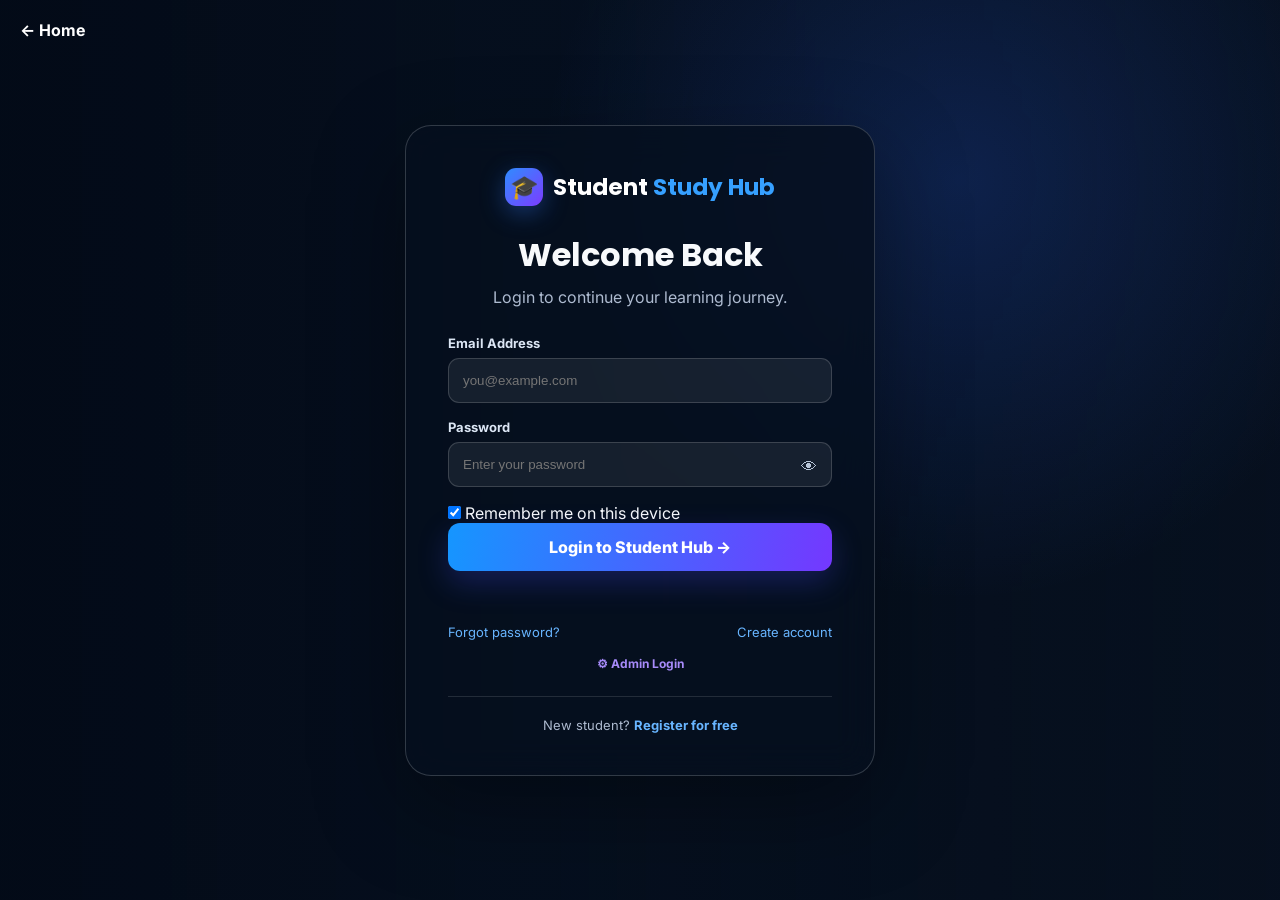
<file: pages/quiz.html>
<!doctype html><html lang="en"><head><meta charset="utf-8"><meta name="viewport" content="width=device-width,initial-scale=1">
<title>Quiz | Student Study Hub</title><link rel="stylesheet" href="../css/style.css">
<style>
.page{max-width:1100px;margin:auto;padding:24px 20px 60px}.hero{min-height:0!important;display:block!important;text-align:center;padding:18px 20px 16px!important}.hero h1{margin:6px 0;font:800 clamp(38px,5vw,58px) Poppins}.hero h1 span{color:#6fa8ff}.hero p{color:#bdc9da;margin:6px 0}.glass{background:rgba(5,15,30,.76);border:1px solid rgba(255,255,255,.15);border-radius:20px}.card{padding:20px}.setup{display:grid;grid-template-columns:1fr 1fr 1.7fr 1fr auto;gap:10px;align-items:end}.setup label{display:block;font-size:11px;font-weight:800;color:#9eb1c8;margin-bottom:6px}.setup select{width:100%;box-sizing:border-box;padding:11px;border-radius:10px;border:1px solid rgba(255,255,255,.15);background:rgba(255,255,255,.07);color:white}.setup select option{color:#111}.primary{border:0;border-radius:10px;padding:11px 15px;background:linear-gradient(100deg,#1596ff,#7438ff);color:white;font-weight:800;cursor:pointer}.notice{margin:0 0 14px;padding:12px;border-radius:11px;background:rgba(255,255,255,.04);color:#9eb0c4;font-size:12px;line-height:1.5}.quizbox{display:none;margin-top:14px}.quiztop{display:flex;justify-content:space-between;gap:10px;align-items:center;margin-bottom:12px}.pill{padding:8px 11px;border-radius:999px;background:rgba(255,255,255,.07);font-size:12px;color:#cbd8e8}.progressbar{height:7px;background:rgba(255,255,255,.08);border-radius:99px;overflow:hidden;margin-bottom:14px}.progressbar>i{display:block;height:100%;width:0;background:linear-gradient(90deg,#1596ff,#7438ff)}.question{padding:18px;border-radius:15px;background:rgba(255,255,255,.04);border:1px solid rgba(255,255,255,.1)}.question h3{margin-top:0}.option{display:block;padding:11px;margin-top:8px;border:1px solid rgba(255,255,255,.1);border-radius:10px;cursor:pointer}.option:hover{background:rgba(255,255,255,.05)}.option input{margin-right:8px}.controls{display:flex;justify-content:space-between;gap:10px;margin-top:12px}.secondary{border:1px solid rgba(255,255,255,.18);border-radius:10px;padding:10px 14px;background:rgba(255,255,255,.07);color:white;font-weight:700;cursor:pointer}.result{padding:20px;border-radius:15px;background:rgba(80,160,255,.08);border:1px solid rgba(80,160,255,.2)}.review{margin-top:14px}.review-item{padding:12px;border-bottom:1px solid rgba(255,255,255,.08)}.good{color:#75e3ad}.bad{color:#ff9fae}@media(max-width:950px){.setup{grid-template-columns:1fr 1fr}}@media(max-width:650px){.setup{grid-template-columns:1fr}.quiztop{flex-wrap:wrap}}
</style></head><body><div class="site-bg"></div><div class="bg-overlay"></div>
<header class="navbar"><a class="brand" href="../index.html"><span class="brand-icon">🎓</span><span>Student <strong>Study Hub</strong></span></a><nav class="nav-links"><a href="dashboard.html">Dashboard</a><a href="materials.html">Materials</a><a class="active" href="quiz.html">Quiz</a><a href="planner.html">Planner</a><a href="profile.html">Profile</a></nav><div class="nav-actions"><button class="outline-btn" onclick="logoutStudent()">Logout</button></div></header>
<main class="page"><section class="hero"><div style="color:#6ab9ff;font-size:12px;letter-spacing:2.5px;font-weight:800">PRACTICE • TEST • IMPROVE</div><h1>Online <span>Quiz</span></h1><p>30-question syllabus-practice quiz for each theory unit.</p></section>
<section class="glass card" id="setup"><div class="notice"><b>Important:</b> these 30-question banks are generated from the uploaded SITAMS R23 syllabus topics for practice. They are <b>not official SITAMS question-bank questions</b>. Official resources remain linked separately.</div>
<div class="setup"><div><label>Year</label><select id="year"><option value="ALL">All Years</option><option value="1">I Year</option><option value="2">II Year</option><option value="3">III Year</option><option value="4">IV Year</option></select></div>
<div><label>Semester</label><select id="semester"></select></div><div><label>Subject</label><select id="subject"></select></div><div><label>Unit</label><select id="unit"></select></div><button class="primary" id="start">Start Quiz →</button></div>
<div class="quizbox" id="quizbox"></div></section></main>
<script src="../js/auth-guard.js"></script><script src="../js/sitams-r23-aiml.js"></script><script src="../js/quiz-bank.js"></script><script src="../js/content-data.js"></script>
<script>
const student=requireStudentLogin();if(student)updateStudentName();
const yearEl=document.getElementById('year'),semEl=document.getElementById('semester'),subEl=document.getElementById('subject'),unitEl=document.getElementById('unit'),box=document.getElementById('quizbox');
const theory=SITAMS_SUBJECTS.filter(s=>s.type==='theory'); const content=new Map((window.STUDY_CONTENT||[]).map(x=>[x.code,x]));
let session=null;
function fillSem(){const y=yearEl.value;const sems=SITAMS_R23_AIML.semesters.filter(s=>y==='ALL'||String(s.year)===y);semEl.innerHTML='<option value="ALL">All Semesters</option>'+sems.map(s=>'<option value="'+s.id+'">'+s.label+'</option>').join('');fillSub();}
function fillSub(){const y=yearEl.value,sm=semEl.value;const list=theory.filter(s=>(y==='ALL'||String(s.year)===y)&&(sm==='ALL'||s.semester===sm));subEl.innerHTML=list.map(s=>'<option value="'+s.code+'">'+s.name+' • '+s.semester+'</option>').join('');fillUnit();}
function fillUnit(){const d=content.get(subEl.value);unitEl.innerHTML=(d?.units||[]).map(u=>'<option value="'+u.id+'">Unit '+u.id+' • '+u.title+'</option>').join('');}
fillSem();yearEl.onchange=fillSem;semEl.onchange=fillSub;subEl.onchange=fillUnit;
function shuffle(a){return [...a].sort(()=>Math.random()-.5)}
function saveProgress(code,unit,score,total,percent){const key='sshQuizProgress_'+student.id+'_'+code+'|Unit '+unit;localStorage.setItem(key,JSON.stringify({code,unit,score,total,percent,date:new Date().toISOString()}));}
function renderQuestion(){const q=session.questions[session.index];const pct=Math.round(session.index/session.questions.length*100);box.innerHTML='<div class="quiztop"><span class="pill">Question '+(session.index+1)+' / '+session.questions.length+'</span><span class="pill" id="timer">30:00</span></div><div class="progressbar"><i style="width:'+pct+'%"></i></div><div class="question"><h3>'+escapeHtml(q.question)+'</h3>'+q.options.map((o,i)=>'<label class="option"><input type="radio" name="ans" value="'+i+'"> '+escapeHtml(o)+'</label>').join('')+'</div><div class="controls"><button class="secondary" onclick="finishQuiz()">Finish</button><button class="primary" onclick="nextQuestion()">'+(session.index===session.questions.length-1?'Submit Quiz':'Next →')+'</button></div>';}
function escapeHtml(s){return String(s).replace(/[&<>"']/g,c=>({'&':'&amp;','<':'&lt;','>':'&gt;','"':'&quot;',"'":'&#39;'}[c]));}
window.nextQuestion=function(){const chosen=document.querySelector('input[name="ans"]:checked');if(!chosen){alert('Please select an answer.');return;}session.answers[session.index]=Number(chosen.value);if(session.index<session.questions.length-1){session.index++;renderQuestion();}else finishQuiz();};
window.finishQuiz=function(){if(!session)return;clearInterval(session.timer);let score=0;session.questions.forEach((q,i)=>{if(session.answers[i]===q.answer)score++;});const total=session.questions.length,percent=Math.round(score/total*100);saveProgress(session.code,session.unit,score,total,percent);const wrong=session.questions.filter((q,i)=>session.answers[i]!==q.answer);box.innerHTML='<div class="result"><h2>Quiz Complete 🎉</h2><p><b>'+score+'/'+total+'</b> correct • <b>'+percent+'%</b></p><p>Progress saved for this subject and unit.</p><button class="primary" onclick="startAgain()">Retake Quiz</button></div><div class="review">'+wrong.map(q=>'<div class="review-item"><b>'+escapeHtml(q.question)+'</b><div class="bad">Correct: '+escapeHtml(q.options[q.answer])+'</div><small>'+escapeHtml(q.explanation)+'</small></div>').join('')+'</div>';};
window.startAgain=function(){startQuiz();};
function startQuiz(){const code=subEl.value,unit=unitEl.value,key=code+'|Unit '+unit,bank=(window.SITAMS_QUIZ_BANK||{})[key]||[];if(bank.length<30){alert('This unit does not have a complete 30-question practice bank.');return;}session={code,unit,questions:shuffle(bank).slice(0,30),answers:[],index:0,timer:null};box.style.display='block';renderQuestion();let left=1800;session.timer=setInterval(()=>{left--;const t=document.getElementById('timer');if(t)t.textContent=Math.floor(left/60)+':'+String(left%60).padStart(2,'0');if(left<=0)finishQuiz();},1000);}
document.getElementById('start').onclick=startQuiz;
const p=new URLSearchParams(location.search);if(p.get('code')){yearEl.value=String(theory.find(s=>s.code===p.get('code'))?.year||'ALL');fillSem();semEl.value=theory.find(s=>s.code===p.get('code'))?.semester||'ALL';fillSub();subEl.value=p.get('code');fillUnit();if(p.get('unit'))unitEl.value=p.get('unit');}
</script></body></html>
</file>
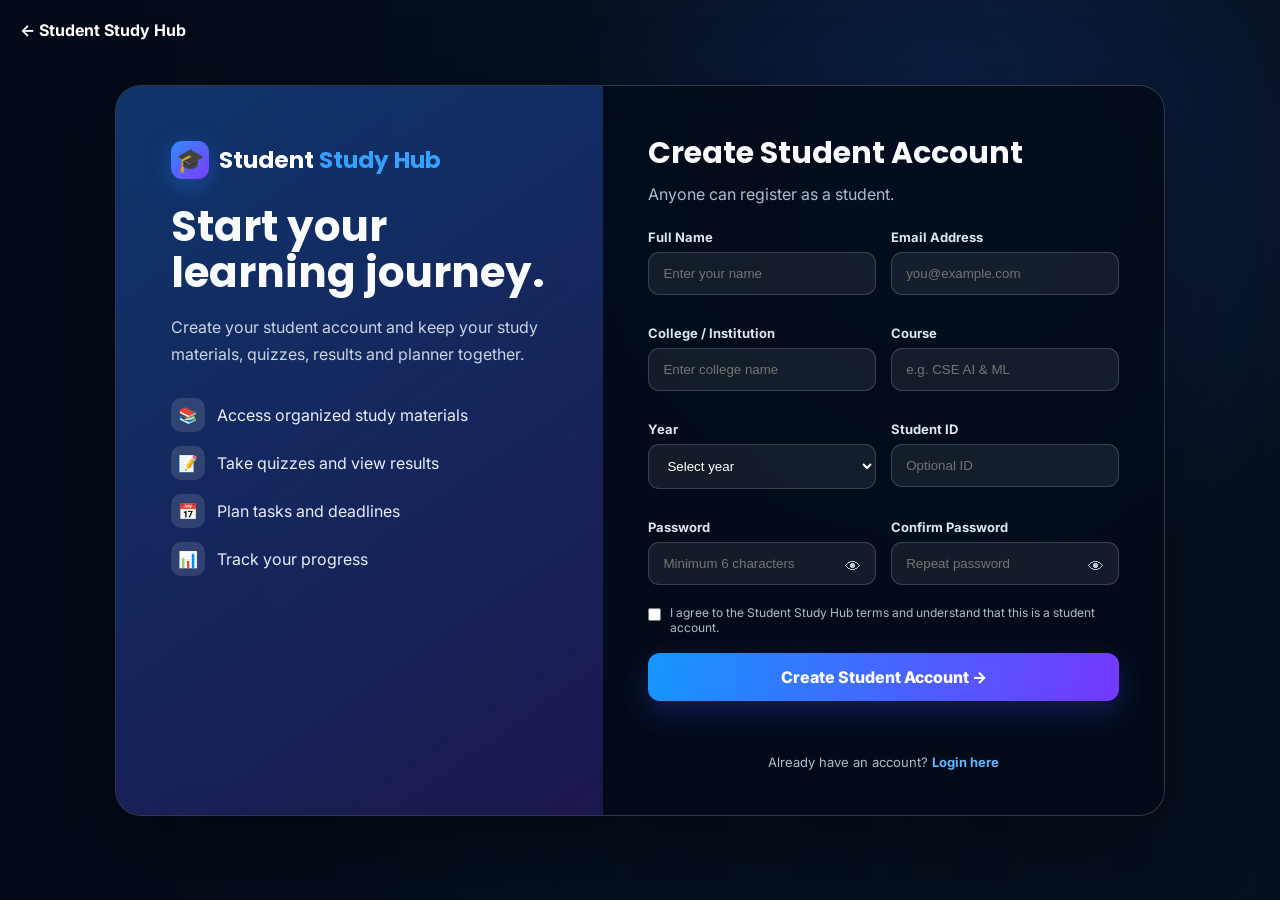
<file: pages/register.html>
<!DOCTYPE html>
<html lang="en">
<head>
  <meta charset="UTF-8">
  <meta name="viewport" content="width=device-width, initial-scale=1.0">
  <title>Create Student Account | Student Study Hub</title>
  <link rel="preconnect" href="https://fonts.googleapis.com">
  <link rel="preconnect" href="https://fonts.gstatic.com" crossorigin>
  <link href="https://fonts.googleapis.com/css2?family=Inter:wght@400;500;600;700;800&family=Poppins:wght@600;700;800&display=swap" rel="stylesheet">
  <link rel="stylesheet" href="../css/style.css">
  <style>
    .auth-page{min-height:100vh;display:grid;place-items:center;padding:35px 18px;position:relative}
    .auth-box{width:min(1050px,100%);display:grid;grid-template-columns:1fr 1.15fr;background:rgba(5,15,30,.78);border:1px solid rgba(255,255,255,.18);border-radius:26px;overflow:hidden;backdrop-filter:blur(18px);box-shadow:0 30px 90px rgba(0,0,0,.35)}
    .auth-info{padding:55px;background:linear-gradient(145deg,rgba(35,130,255,.35),rgba(116,56,255,.22))}
    .auth-info h1{font-family:Poppins,sans-serif;font-size:42px;line-height:1.1;margin:25px 0 18px}
    .auth-info p{color:#cbd5e1;line-height:1.7}
    .benefits{margin-top:30px;display:grid;gap:14px}
    .benefit{display:flex;gap:12px;align-items:center;color:#e8eef8}
    .benefit span{width:34px;height:34px;border-radius:10px;background:rgba(255,255,255,.12);display:grid;place-items:center}
    .auth-form{padding:45px;background:rgba(3,10,22,.48)}
    .auth-form h2{font-family:Poppins,sans-serif;font-size:30px;margin-bottom:8px}
    .auth-form .sub{color:#aebbd0;margin-bottom:25px}
    .form-grid{display:grid;grid-template-columns:1fr 1fr;gap:15px}
    .field{margin-bottom:15px}
    .field.full{grid-column:1/-1}
    .field label{display:block;font-size:13px;font-weight:700;color:#dce6f4;margin-bottom:7px}
    .field input,.field select{width:100%;padding:13px 14px;border-radius:11px;border:1px solid rgba(255,255,255,.16);background:rgba(255,255,255,.07);color:white;outline:none}
    .field select option{color:#111;background:white}
    .field input:focus,.field select:focus{border-color:#3898ff;box-shadow:0 0 0 3px rgba(56,152,255,.12)}
    .password-wrap{position:relative}
    .password-wrap input{padding-right:50px}
    .show-pass{position:absolute;right:8px;top:7px;border:0;background:transparent;color:#b8c6d9;padding:7px}
    .check{display:flex;align-items:flex-start;gap:9px;color:#aebbd0;font-size:12px;margin:5px 0 18px}
    .check input{margin-top:3px}
    .auth-submit{width:100%;padding:14px;border:0;border-radius:12px;color:white;font-weight:800;background:linear-gradient(100deg,#1596ff,#7438ff);box-shadow:0 12px 30px rgba(72,76,255,.25)}
    .auth-message{min-height:22px;margin-top:13px;font-size:13px;font-weight:700}
    .auth-message.success{color:#6ee7b7}.auth-message.error{color:#fda4af}
    .auth-bottom{text-align:center;color:#aebbd0;font-size:13px;margin-top:18px}
    .auth-bottom a{color:#68b5ff;text-decoration:none;font-weight:700}
    .back-home{position:absolute;top:20px;left:20px;color:white;text-decoration:none;font-weight:700}
    @media(max-width:800px){.auth-box{grid-template-columns:1fr}.auth-info{padding:35px}.auth-info h1{font-size:34px}.auth-form{padding:30px}}
    @media(max-width:520px){.form-grid{grid-template-columns:1fr}.field.full{grid-column:auto}.auth-info{display:none}}
  </style>
</head>
<body>
  <div class="site-bg"></div>
  <div class="bg-overlay"></div>

  <a class="back-home" href="../index.html">← Student Study Hub</a>

  <main class="auth-page">
    <section class="auth-box">
      <div class="auth-info">
        <div class="brand"><span class="brand-icon">🎓</span><span>Student <strong>Study Hub</strong></span></div>
        <h1>Start your learning journey.</h1>
        <p>Create your student account and keep your study materials, quizzes, results and planner together.</p>

        <div class="benefits">
          <div class="benefit"><span>📚</span> Access organized study materials</div>
          <div class="benefit"><span>📝</span> Take quizzes and view results</div>
          <div class="benefit"><span>📅</span> Plan tasks and deadlines</div>
          <div class="benefit"><span>📊</span> Track your progress</div>
        </div>
      </div>

      <div class="auth-form">
        <h2>Create Student Account</h2>
        <p class="sub">Anyone can register as a student.</p>

        <form id="registerForm">
          <div class="form-grid">
            <div class="field">
              <label for="regName">Full Name</label>
              <input id="regName" type="text" placeholder="Enter your name" required>
            </div>

            <div class="field">
              <label for="regEmail">Email Address</label>
              <input id="regEmail" type="email" placeholder="you@example.com" required>
            </div>

            <div class="field">
              <label for="regCollege">College / Institution</label>
              <input id="regCollege" type="text" placeholder="Enter college name" required>
            </div>

            <div class="field">
              <label for="regCourse">Course</label>
              <input id="regCourse" type="text" placeholder="e.g. CSE AI & ML" required>
            </div>

            <div class="field">
              <label for="regYear">Year</label>
              <select id="regYear" required>
                <option value="">Select year</option>
                <option>1st Year</option>
                <option>2nd Year</option>
                <option>3rd Year</option>
                <option>4th Year</option>
              </select>
            </div>

            <div class="field">
              <label for="regStudentId">Student ID</label>
              <input id="regStudentId" type="text" placeholder="Optional ID">
            </div>

            <div class="field">
              <label for="regPassword">Password</label>
              <div class="password-wrap">
                <input id="regPassword" type="password" minlength="6" placeholder="Minimum 6 characters" required>
                <button class="show-pass" type="button" data-target="regPassword">👁</button>
              </div>
            </div>

            <div class="field">
              <label for="regConfirm">Confirm Password</label>
              <div class="password-wrap">
                <input id="regConfirm" type="password" minlength="6" placeholder="Repeat password" required>
                <button class="show-pass" type="button" data-target="regConfirm">👁</button>
              </div>
            </div>
          </div>

          <label class="check">
            <input id="terms" type="checkbox" required>
            <span>I agree to the Student Study Hub terms and understand that this is a student account.</span>
          </label>

          <button class="auth-submit" type="submit">Create Student Account →</button>
          <div id="registerMessage" class="auth-message"></div>
        </form>

        <div class="auth-bottom">
          Already have an account?
          <a href="login.html">Login here</a>
        </div>
      </div>
    </section>
  </main>

  <script src="../js/auth.js"></script>
</body>
</html>
</file>
<file: css/style.css>
* {
  box-sizing: border-box;
  margin: 0;
  padding: 0;
}

:root {
  --text: #f8fafc;
  --muted: #cbd5e1;
  --line: rgba(255,255,255,.16);
  --glass: rgba(9,18,35,.62);
  --blue: #2388ff;
  --purple: #7c3cff;
}

html {
  scroll-behavior: smooth;
}

body {
  min-height: 100vh;
  color: var(--text);
  font-family: "Inter", sans-serif;
  background: #08111f;
  overflow-x: hidden;
}

button, a {
  font: inherit;
}

button {
  cursor: pointer;
}

.site-bg {
  position: fixed;
  inset: 0;
  z-index: -3;
  background-image: url("https://images.unsplash.com/photo-1497633762265-9d179a990aa6?auto=format&fit=crop&w=2200&q=85");
  background-size: cover;
  background-position: center;
  transition: background-image .35s ease;
}

.bg-overlay {
  position: fixed;
  inset: 0;
  z-index: -2;
  background:
    radial-gradient(circle at 75% 20%, rgba(47,105,255,.20), transparent 35%),
    linear-gradient(90deg, rgba(3,10,23,.93) 0%, rgba(5,15,30,.79) 42%, rgba(5,15,30,.48) 100%);
  pointer-events: none;
}

body.light .bg-overlay {
  background:
    linear-gradient(90deg, rgba(9,20,38,.70), rgba(10,25,45,.30));
}

body.light {
  --text: #f8fafc;
}

.navbar {
  width: 100%;
  min-height: 78px;
  padding: 14px clamp(18px, 4vw, 60px);
  display: flex;
  align-items: center;
  gap: 28px;
  position: sticky;
  top: 0;
  z-index: 100;
  background: rgba(5,13,26,.70);
  border-bottom: 1px solid var(--line);
  backdrop-filter: blur(18px);
}

.brand {
  color: white;
  text-decoration: none;
  display: flex;
  align-items: center;
  gap: 10px;
  white-space: nowrap;
  font-family: "Poppins", sans-serif;
  font-weight: 700;
  font-size: clamp(18px, 1.8vw, 24px);
}

.brand strong {
  color: #36a0ff;
}

.brand-icon {
  width: 38px;
  height: 38px;
  display: grid;
  place-items: center;
  border-radius: 11px;
  background: linear-gradient(135deg, #2f8cff, #7c3cff);
  box-shadow: 0 7px 24px rgba(54,125,255,.35);
}

.nav-links {
  display: flex;
  align-items: center;
  justify-content: center;
  gap: 26px;
  flex: 1;
}

.nav-links a {
  color: #e5e7eb;
  text-decoration: none;
  font-size: 14px;
  font-weight: 600;
  padding: 10px 12px;
  border-radius: 22px;
  transition: .2s;
}

.nav-links a:hover,
.nav-links a.active {
  background: rgba(47,136,255,.20);
  color: white;
}

.nav-actions {
  display: flex;
  align-items: center;
  gap: 10px;
}

.icon-btn,
.menu-btn {
  border: 1px solid var(--line);
  background: rgba(255,255,255,.08);
  color: white;
  width: 42px;
  height: 42px;
  border-radius: 50%;
}

.menu-btn {
  display: none;
  border-radius: 10px;
}

.outline-btn,
.gradient-btn,
.ghost-btn {
  border-radius: 12px;
  padding: 11px 18px;
  border: 1px solid rgba(255,255,255,.5);
  color: white;
  background: rgba(255,255,255,.06);
  text-decoration: none;
  font-weight: 700;
  transition: transform .2s, box-shadow .2s, background .2s;
}

.gradient-btn {
  border: none;
  background: linear-gradient(100deg, #1596ff, #7438ff);
  box-shadow: 0 10px 30px rgba(72,76,255,.30);
}

.gradient-btn:hover,
.outline-btn:hover,
.ghost-btn:hover {
  transform: translateY(-2px);
}

.gradient-btn.big,
.ghost-btn.big {
  padding: 15px 24px;
  border-radius: 14px;
}

.hero {
  min-height: 650px;
  padding: 90px clamp(18px, 6vw, 90px) 55px;
  display: grid;
  grid-template-columns: minmax(0, 1fr) minmax(300px, 390px);
  align-items: center;
  gap: 50px;
  max-width: 1500px;
  margin: auto;
}

.hero-content {
  max-width: 760px;
}

.eyebrow {
  font-size: 13px;
  font-weight: 700;
  letter-spacing: 3px;
  color: #b9d6ff;
  margin-bottom: 22px;
}

.eyebrow span {
  display: inline-block;
  width: 38px;
  height: 2px;
  background: #398fff;
  vertical-align: middle;
  margin-left: 8px;
}

.hero h1 {
  font-family: "Poppins", sans-serif;
  font-size: clamp(48px, 6vw, 84px);
  line-height: 1.03;
  letter-spacing: -3px;
  margin-bottom: 24px;
}

.hero h1 span {
  background: linear-gradient(90deg, #b26bff, #5d8cff, #31bfff);
  -webkit-background-clip: text;
  background-clip: text;
  color: transparent;
}

.hero p {
  max-width: 680px;
  font-size: clamp(16px, 1.5vw, 19px);
  line-height: 1.75;
  color: #d5dfed;
}

.hero-actions {
  display: flex;
  flex-wrap: wrap;
  gap: 14px;
  margin-top: 34px;
}

.ghost-btn {
  background: rgba(255,255,255,.04);
}

.stats {
  display: flex;
  align-items: center;
  gap: 25px;
  margin-top: 42px;
}

.stats div {
  display: flex;
  flex-direction: column;
}

.stats strong {
  font-family: "Poppins", sans-serif;
  font-size: 25px;
}

.stats small {
  color: #bdc9da;
  margin-top: 3px;
}

.stats i {
  width: 1px;
  height: 40px;
  background: rgba(255,255,255,.25);
}

.wallpaper-panel {
  width: 100%;
  padding: 20px;
  border: 1px solid rgba(255,255,255,.20);
  border-radius: 20px;
  background: rgba(5,15,30,.68);
  backdrop-filter: blur(18px);
  box-shadow: 0 25px 70px rgba(0,0,0,.28);
}

.panel-head {
  display: flex;
  align-items: center;
  justify-content: space-between;
  margin-bottom: 16px;
}

.panel-head h3 {
  font-family: "Poppins", sans-serif;
  font-size: 17px;
}

.panel-head button {
  border: none;
  background: transparent;
  color: white;
  font-size: 26px;
}

.wallpapers {
  display: grid;
  grid-template-columns: repeat(4, 1fr);
  gap: 9px;
}

.wallpaper {
  height: 66px;
  border-radius: 10px;
  border: 2px solid transparent;
  background-size: cover;
  background-position: center;
  overflow: hidden;
}

.wallpaper.active {
  border-color: #27a2ff;
  box-shadow: 0 0 0 2px rgba(39,162,255,.25);
}

.wallpaper[data-bg="study"] {
  background-image: url("https://images.unsplash.com/photo-1497633762265-9d179a990aa6?auto=format&fit=crop&w=500&q=75");
}
.wallpaper[data-bg="mountains"] {
  background-image: url("https://images.unsplash.com/photo-1500530855697-b586d89ba3ee?auto=format&fit=crop&w=500&q=75");
}
.wallpaper[data-bg="forest"] {
  background-image: url("https://images.unsplash.com/photo-1448375240586-882707db888b?auto=format&fit=crop&w=500&q=75");
}
.wallpaper[data-bg="city"] {
  background-image: url("https://images.unsplash.com/photo-1477959858617-67f85cf4f1df?auto=format&fit=crop&w=500&q=75");
}
.wallpaper[data-bg="sunset"] {
  background-image: url("https://images.unsplash.com/photo-1472120435266-53107fd0c44a?auto=format&fit=crop&w=500&q=75");
}
.wallpaper[data-bg="ocean"] {
  background-image: url("https://images.unsplash.com/photo-1507525428034-b723cf961d3e?auto=format&fit=crop&w=500&q=75");
}
.wallpaper[data-bg="space"] {
  background-image: url("https://images.unsplash.com/photo-1462331940025-496dfbfc7564?auto=format&fit=crop&w=500&q=75");
}
.wallpaper[data-bg="gradient"] {
  background: linear-gradient(135deg, #171c4b, #6d28d9, #0ea5e9);
}

.upload-btn {
  display: block;
  text-align: center;
  margin-top: 15px;
  padding: 12px;
  border-radius: 12px;
  background: rgba(255,255,255,.10);
  color: white;
  border: 1px solid rgba(255,255,255,.15);
  font-size: 13px;
  font-weight: 700;
  cursor: pointer;
}

.upload-btn input {
  display: none;
}

.reset-bg {
  width: 100%;
  margin-top: 9px;
  padding: 9px;
  background: transparent;
  border: none;
  color: #a9b7ca;
  font-size: 12px;
}

.features {
  padding: 80px clamp(18px, 5vw, 70px);
  background: rgba(4,13,27,.70);
  border-top: 1px solid rgba(255,255,255,.08);
}

.section-heading {
  text-align: center;
  max-width: 700px;
  margin: 0 auto 40px;
}

.section-heading > span {
  color: #65b4ff;
  font-size: 12px;
  letter-spacing: 2px;
  font-weight: 800;
}

.section-heading h2 {
  font-family: "Poppins", sans-serif;
  font-size: clamp(30px, 4vw, 46px);
  margin: 9px 0;
}

.section-heading p {
  color: #bdc8d8;
}

.feature-grid {
  max-width: 1450px;
  margin: auto;
  display: grid;
  grid-template-columns: repeat(5, 1fr);
  gap: 18px;
}

.feature-card {
  min-height: 245px;
  padding: 25px;
  color: white;
  text-decoration: none;
  border-radius: 20px;
  border: 1px solid rgba(255,255,255,.20);
  position: relative;
  overflow: hidden;
  transition: transform .25s, box-shadow .25s;
}

.feature-card:hover {
  transform: translateY(-8px);
  box-shadow: 0 20px 50px rgba(0,0,0,.25);
}

.feature-card::after {
  content: "";
  position: absolute;
  width: 170px;
  height: 170px;
  right: -75px;
  bottom: -90px;
  border-radius: 50%;
  background: rgba(255,255,255,.12);
}

.feature-card.blue { background: linear-gradient(145deg, rgba(26,72,177,.84), rgba(23,96,169,.52)); }
.feature-card.green { background: linear-gradient(145deg, rgba(0,139,105,.84), rgba(12,107,102,.54)); }
.feature-card.orange { background: linear-gradient(145deg, rgba(184,98,28,.84), rgba(142,72,29,.54)); }
.feature-card.pink { background: linear-gradient(145deg, rgba(167,33,121,.82), rgba(101,41,132,.56)); }
.feature-card.cyan { background: linear-gradient(145deg, rgba(5,131,150,.84), rgba(7,92,122,.56)); }

.feature-icon {
  width: 50px;
  height: 50px;
  display: grid;
  place-items: center;
  border-radius: 13px;
  background: rgba(255,255,255,.20);
  font-size: 25px;
  margin-bottom: 18px;
}

.feature-card h3 {
  font-family: "Poppins", sans-serif;
  font-size: 19px;
  margin-bottom: 9px;
}

.feature-card p {
  color: #e6edf7;
  font-size: 13px;
  line-height: 1.65;
}

.card-arrow {
  position: absolute;
  left: 25px;
  bottom: 20px;
  width: 31px;
  height: 31px;
  display: grid;
  place-items: center;
  border-radius: 50%;
  background: rgba(255,255,255,.20);
}

.quote-card {
  max-width: 1400px;
  margin: 35px auto 70px;
  padding: 28px 35px;
  display: flex;
  align-items: center;
  gap: 20px;
  border-radius: 20px;
  border: 1px solid rgba(255,255,255,.22);
  background: rgba(37,76,117,.55);
  backdrop-filter: blur(15px);
}

.quote-mark {
  font-size: 70px;
  line-height: .7;
  color: #35a8ff;
}

.quote-card p {
  font-size: 18px;
  margin-bottom: 5px;
}

.quote-card small {
  color: #b7c6d9;
}

.quote-card .outline-btn {
  margin-left: auto;
  white-space: nowrap;
}

footer {
  padding: 38px clamp(20px, 5vw, 70px);
  background: rgba(3,10,22,.94);
  border-top: 1px solid rgba(255,255,255,.10);
  display: grid;
  grid-template-columns: 1fr 1fr 1fr;
  gap: 30px;
  align-items: center;
}

.footer-brand p {
  color: #aebbd0;
  margin-top: 8px;
  font-size: 13px;
}

.footer-links {
  display: flex;
  justify-content: center;
  flex-wrap: wrap;
  gap: 18px;
}

.footer-links a {
  color: #cbd5e1;
  text-decoration: none;
  font-size: 13px;
}

.footer-copy {
  text-align: right;
  color: #aebbd0;
  font-size: 12px;
}

.footer-copy small {
  display: block;
  margin-top: 6px;
  color: #6f819a;
}

@media (max-width: 1100px) {
  .nav-links { gap: 10px; }
  .feature-grid { grid-template-columns: repeat(3, 1fr); }
  .hero { grid-template-columns: 1fr 340px; }
}

@media (max-width: 850px) {
  .nav-links {
    display: none;
    position: absolute;
    top: 78px;
    left: 12px;
    right: 12px;
    padding: 15px;
    flex-direction: column;
    background: rgba(5,13,26,.96);
    border: 1px solid var(--line);
    border-radius: 16px;
  }

  .nav-links.open { display: flex; }

  .menu-btn { display: block; }
  .nav-actions .outline-btn,
  .nav-actions .gradient-btn { display: none; }

  .hero {
    grid-template-columns: 1fr;
    padding-top: 55px;
  }

  .wallpaper-panel {
    max-width: 520px;
  }

  .feature-grid { grid-template-columns: repeat(2, 1fr); }

  footer { grid-template-columns: 1fr; text-align: center; }
  .footer-copy { text-align: center; }
}

@media (max-width: 600px) {
  .navbar { padding: 12px 15px; }
  .brand { font-size: 17px; }
  .brand-icon { width: 34px; height: 34px; }

  .hero { padding: 50px 16px 35px; }
  .hero h1 { font-size: 45px; letter-spacing: -1.8px; }
  .hero-actions { flex-direction: column; align-items: stretch; }
  .hero-actions button { width: 100%; }
  .stats { justify-content: space-between; gap: 10px; }
  .stats strong { font-size: 19px; }
  .stats small { font-size: 10px; }

  .feature-grid { grid-template-columns: 1fr; }
  .features { padding: 55px 16px; }

  .quote-card {
    margin: 25px 16px 50px;
    flex-wrap: wrap;
    padding: 22px;
  }

  .quote-card .outline-btn {
    margin-left: 0;
    width: 100%;
  }
}
</file>
